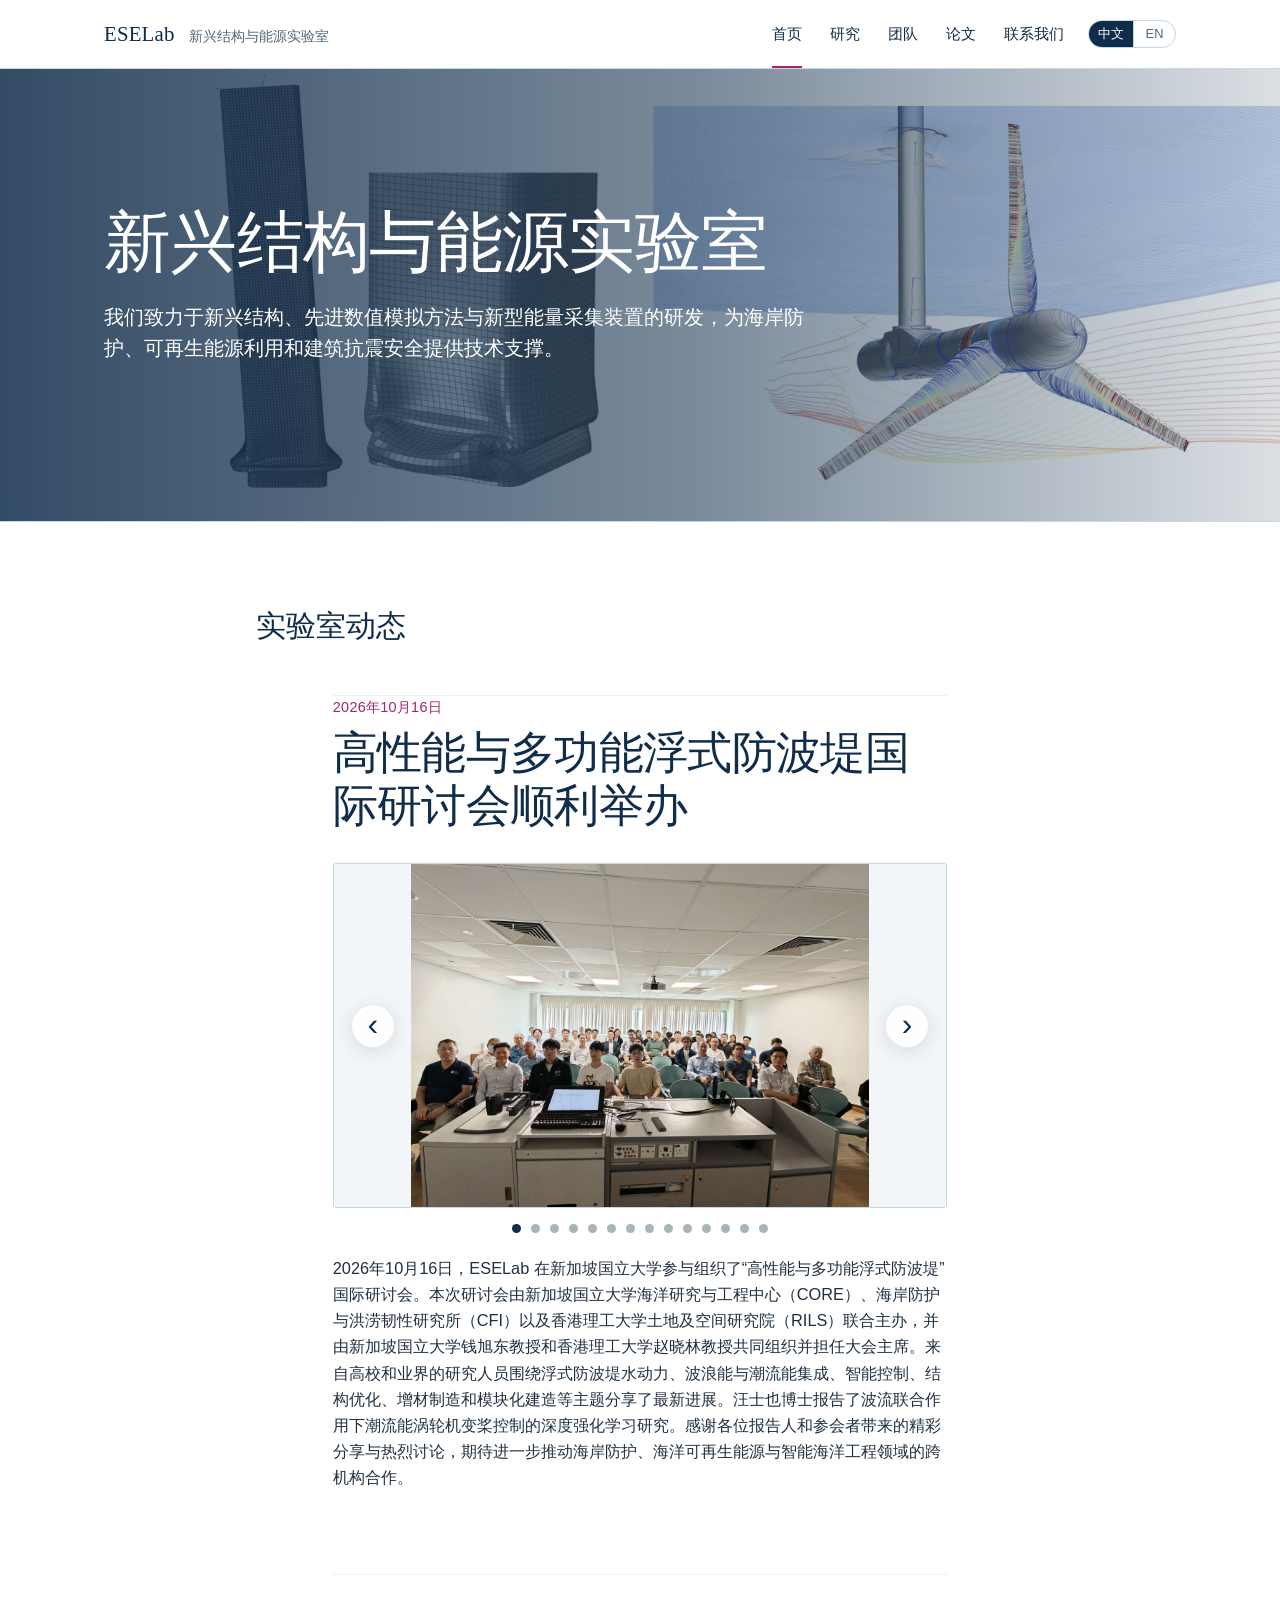
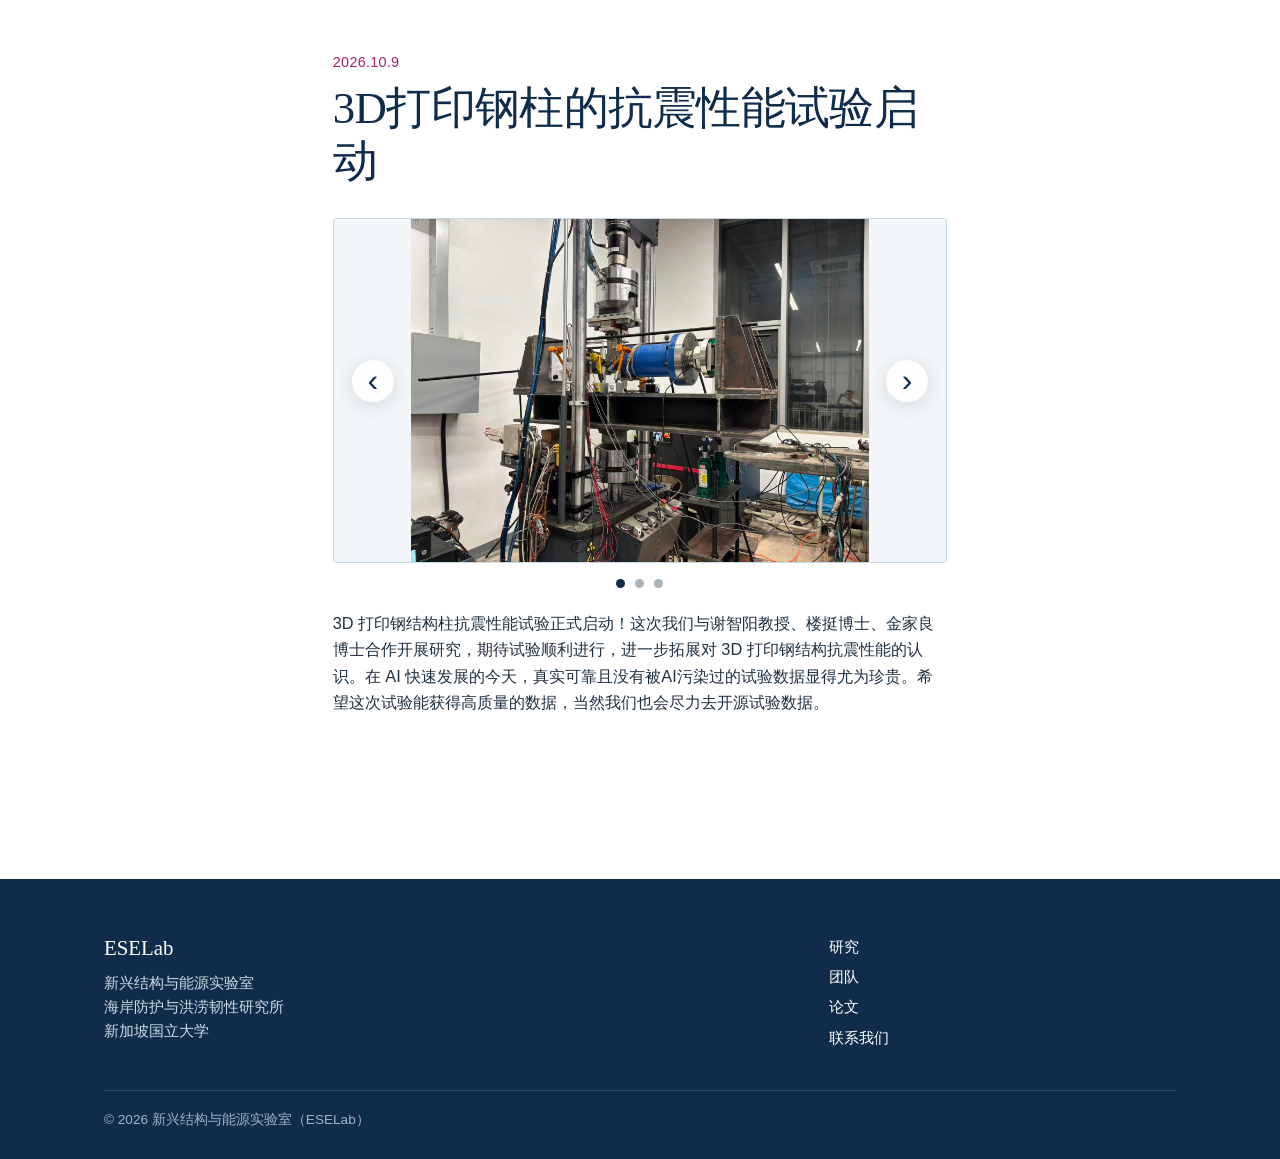
<file: index.html>
<!DOCTYPE html>
<html lang="zh-CN">
<head>
  <meta charset="utf-8">
  <meta name="viewport" content="width=device-width, initial-scale=1">
  <meta name="google-site-verification" content="wIONcDQz4S6PVe_11MOaNi0JVO7y1bTQu0x4etdkhyY">
  <title>ESELab | Emerging Structures and Energy Laboratory</title>
  <meta name="description" content="ESELab is the Emerging Structures and Energy Laboratory led by Shiye Wang at the National University of Singapore, researching earthquake engineering, steel and composite structures, ocean energy, and AI for science.">
  <meta name="robots" content="index, follow, max-image-preview:large">
  <link rel="canonical" href="https://eselab-team.github.io/">
  <meta property="og:type" content="website">
  <meta property="og:site_name" content="ESELab">
  <meta property="og:title" content="ESELab | Emerging Structures and Energy Laboratory">
  <meta property="og:description" content="Research in earthquake engineering, steel and composite structures, ocean energy, and AI for science at the National University of Singapore.">
  <meta property="og:url" content="https://eselab-team.github.io/">
  <meta property="og:image" content="https://eselab-team.github.io/images/hero.jpg">
  <meta name="twitter:card" content="summary_large_image">
  <meta name="twitter:title" content="ESELab | Emerging Structures and Energy Laboratory">
  <meta name="twitter:description" content="Research in earthquake engineering, steel and composite structures, ocean energy, and AI for science.">
  <meta name="twitter:image" content="https://eselab-team.github.io/images/hero.jpg">
  <link rel="icon" href="images/favicon.svg" type="image/svg+xml">
  <link rel="stylesheet" href="style.css?v=20261017-6">
  <script type="application/ld+json">
  {
    "@context": "https://schema.org",
    "@type": "ResearchOrganization",
    "@id": "https://eselab-team.github.io/#organization",
    "name": "Emerging Structures and Energy Laboratory",
    "alternateName": ["ESELab", "新兴结构与能源实验室"],
    "url": "https://eselab-team.github.io/",
    "logo": "https://eselab-team.github.io/images/favicon.svg",
    "image": "https://eselab-team.github.io/images/hero.jpg",
    "description": "Research laboratory working on earthquake engineering, steel and composite structures, ocean energy, and AI for science.",
    "parentOrganization": {
      "@type": "CollegeOrUniversity",
      "name": "National University of Singapore",
      "url": "https://www.nus.edu.sg/"
    },
    "member": {
      "@type": "Person",
      "@id": "https://eselab-team.github.io/people.html#shiye-wang",
      "name": "Shiye Wang",
      "alternateName": "汪士也",
      "jobTitle": "Research Fellow"
    },
    "knowsAbout": [
      "Earthquake Engineering",
      "Steel and Composite Structures",
      "Ocean Energy",
      "Artificial Intelligence for Science"
    ]
  }
  </script>
</head>
<body>
<a class="skip" href="#main">Skip to content</a>

<header class="site-header">
  <div class="wrap">
    <a class="brand" href="index.html"><span class="brand-short">ESELab</span><span class="brand-full">Emerging Structures and Energy Laboratory</span></a>
    <button class="nav-toggle" aria-expanded="false" aria-controls="site-nav">Menu</button>
    <nav id="site-nav" class="nav" aria-label="Main">
      <a href="index.html" aria-current="page">Home</a>
      <a href="research.html">Research</a>
      <a href="people.html">People</a>
      <a href="papers.html">Papers</a>
      <a href="contact.html">Contact</a>
    </nav>
  </div>
</header>

<main id="main">
  <section class="hero has-photo">
    <div class="wrap">
      <h1>Emerging Structures and Energy Laboratory</h1>
      <p class="lede">We develop emerging structures, advanced numerical simulation methods, and new devices for energy harvesting. Our work supports coastal protection, renewable energy, and the seismic safety of buildings.</p>
    </div>
  </section>

  <section id="lab-news" class="section lab-news-section" aria-label="Lab news">
    <div class="wrap lab-news-layout">
      <div class="lab-news-main">
        <h2>Lab news</h2>

        <article class="lab-news-item">
          <header class="lab-news-header">
            <time datetime="2026-10-16">16 Oct 2026</time>
            <h3>International workshop on high-performance and multi-functional floating breakwaters</h3>
          </header>

          <div class="news-carousel" data-carousel>
            <div class="news-track" data-carousel-track tabindex="0" aria-label="Floating breakwater workshop photo gallery">
              <figure class="news-slide">
                <img src="images/workshop-2026-10-16-01.jpg" alt="Group photo of workshop speakers and participants" decoding="async">
              </figure>
              <figure class="news-slide">
                <img src="images/workshop-2026-10-16-02.jpg" alt="Participants attending the floating breakwater workshop" loading="lazy" decoding="async">
              </figure>
              <figure class="news-slide">
                <img src="images/workshop-2026-10-16-03.jpg" alt="Opening session of the floating breakwater workshop" loading="lazy" decoding="async">
              </figure>
              <figure class="news-slide">
                <img src="images/workshop-2026-10-16-04.jpg" alt="Presentation on marine antibiofouling systems" loading="lazy" decoding="async">
              </figure>
              <figure class="news-slide">
                <img src="images/workshop-2026-10-16-05.jpg" alt="Research presentation during the workshop" loading="lazy" decoding="async">
              </figure>
              <figure class="news-slide">
                <img src="images/workshop-2026-10-16-06.jpg" alt="Invited speaker presenting at the workshop" loading="lazy" decoding="async">
              </figure>
              <figure class="news-slide">
                <img src="images/workshop-2026-10-16-07.jpg" alt="Presentation on offshore floating wave energy converters" loading="lazy" decoding="async">
              </figure>
              <figure class="news-slide">
                <img src="images/workshop-2026-10-16-08.jpg" alt="Presentation on floating breakwater modelling and optimization" loading="lazy" decoding="async">
              </figure>
              <figure class="news-slide">
                <img src="images/workshop-2026-10-16-09.jpg" alt="Presentation on stepped floating breakwaters" loading="lazy" decoding="async">
              </figure>
              <figure class="news-slide">
                <img src="images/workshop-2026-10-16-10.jpg" alt="Presentation on additive manufacturing for marine structures" loading="lazy" decoding="async">
              </figure>
              <figure class="news-slide">
                <img src="images/workshop-2026-10-16-11.jpg" alt="Presentation on structural systems for floating infrastructure" loading="lazy" decoding="async">
              </figure>
              <figure class="news-slide">
                <img src="images/workshop-2026-10-16-12.jpg" alt="Presentation on hydrodynamic performance using porous media" loading="lazy" decoding="async">
              </figure>
              <figure class="news-slide">
                <img src="images/workshop-2026-10-16-13.jpg" alt="Workshop speakers discussing their research" loading="lazy" decoding="async">
              </figure>
              <figure class="news-slide">
                <img src="images/workshop-2026-10-16-14.jpg" alt="Presentation on modular construction of floating breakwaters" loading="lazy" decoding="async">
              </figure>
            </div>
            <button class="carousel-button carousel-prev" type="button" data-carousel-prev aria-label="Previous image">
              <span aria-hidden="true">‹</span>
            </button>
            <button class="carousel-button carousel-next" type="button" data-carousel-next aria-label="Next image">
              <span aria-hidden="true">›</span>
            </button>
            <div class="carousel-dots" aria-label="Choose an image">
              <button type="button" data-carousel-dot="0" aria-label="View image 1" aria-current="true"></button>
              <button type="button" data-carousel-dot="1" aria-label="View image 2"></button>
              <button type="button" data-carousel-dot="2" aria-label="View image 3"></button>
              <button type="button" data-carousel-dot="3" aria-label="View image 4"></button>
              <button type="button" data-carousel-dot="4" aria-label="View image 5"></button>
              <button type="button" data-carousel-dot="5" aria-label="View image 6"></button>
              <button type="button" data-carousel-dot="6" aria-label="View image 7"></button>
              <button type="button" data-carousel-dot="7" aria-label="View image 8"></button>
              <button type="button" data-carousel-dot="8" aria-label="View image 9"></button>
              <button type="button" data-carousel-dot="9" aria-label="View image 10"></button>
              <button type="button" data-carousel-dot="10" aria-label="View image 11"></button>
              <button type="button" data-carousel-dot="11" aria-label="View image 12"></button>
              <button type="button" data-carousel-dot="12" aria-label="View image 13"></button>
              <button type="button" data-carousel-dot="13" aria-label="View image 14"></button>
            </div>
          </div>

          <div class="lab-news-copy">
            <p>On 16 October 2026, ESELab helped organize the International Workshop on High-Performance and Multi-functional Floating Breakwaters at the National University of Singapore. The workshop was co-organized by CORE and CFI at NUS together with RILS at The Hong Kong Polytechnic University, and was jointly organized and co-chaired by Professor Xudong Qian of NUS and Professor Xiaolin Zhao of HK PolyU. Researchers and practitioners shared recent advances in floating-breakwater hydrodynamics, wave and tidal energy integration, intelligent control, structural optimization, additive manufacturing, and modular construction. Shiye Wang presented research on deep reinforcement learning for tidal turbine pitch control under combined wave-current loading. We thank all speakers and participants for the insightful presentations and lively discussions, and look forward to further cross-institutional collaboration in coastal protection, offshore renewable energy, and intelligent marine engineering.</p>
          </div>
        </article>

        <article class="lab-news-item">
          <header class="lab-news-header">
            <time datetime="2026-10-09">9 Oct 2026</time>
            <h3>Seismic performance testing of 3D-printed steel columns begins</h3>
          </header>

          <div class="news-carousel" data-carousel>
            <div class="news-track" data-carousel-track tabindex="0" aria-label="3D-printed steel column test gallery">
              <figure class="news-slide">
                <img src="images/news-3d-print-test-rig.jpg" alt="Test setup for the seismic performance experiment">
              </figure>
              <figure class="news-slide">
                <img src="images/news-3d-print-columns.png" alt="Two 3D-printed rectangular steel column specimens">
              </figure>
              <figure class="news-slide">
                <img src="images/news-3d-print-weld.png" alt="Close-up view of the 3D-printing process">
              </figure>
            </div>
            <button class="carousel-button carousel-prev" type="button" data-carousel-prev aria-label="Previous image">
              <span aria-hidden="true">‹</span>
            </button>
            <button class="carousel-button carousel-next" type="button" data-carousel-next aria-label="Next image">
              <span aria-hidden="true">›</span>
            </button>
            <div class="carousel-dots" aria-label="Choose an image">
              <button type="button" data-carousel-dot="0" aria-label="View image 1" aria-current="true"></button>
              <button type="button" data-carousel-dot="1" aria-label="View image 2"></button>
              <button type="button" data-carousel-dot="2" aria-label="View image 3"></button>
            </div>
          </div>

          <div class="lab-news-copy">
            <p>Seismic performance testing of 3D-printed structural steel columns has officially begun! This research is being conducted in collaboration with Professor Zhiyang Xie, Dr. Ting Lou, and Dr. Jialiang Jin. We look forward to a smooth test program that will deepen our understanding of the seismic performance of 3D-printed steel structures. As AI develops rapidly, reliable experimental data uncontaminated by AI are becoming especially valuable. We hope this program will produce high-quality data, and we will do our best to make the experimental data openly available.</p>
          </div>
        </article>

        <nav class="news-pagination" data-news-pagination aria-label="Lab news pagination" hidden>
          <button type="button" data-news-prev>Previous page</button>
          <span data-news-page-status aria-live="polite"></span>
          <button type="button" data-news-next>Next page</button>
        </nav>
      </div>
    </div>
  </section>
</main>

<footer class="site-footer">
  <div class="wrap footer-grid">
    <div>
      <a class="brand" href="index.html">ESELab</a>
      <p>Emerging Structures and Energy Laboratory<br>Coastal Protection and Flood Resilience Institute<br>National University of Singapore</p>
    </div>
    <nav class="footer-nav" aria-label="Footer">
      <a href="research.html">Research</a>
      <a href="people.html">People</a>
      <a href="papers.html">Papers</a>
      <a href="contact.html">Contact</a>
    </nav>
  </div>
  <div class="wrap"><p class="copyright">© 2026 Emerging Structures and Energy Laboratory (ESELab)</p></div>
</footer>

<script src="script.js?v=20261017-3"></script>
</body>
</html>
</file>
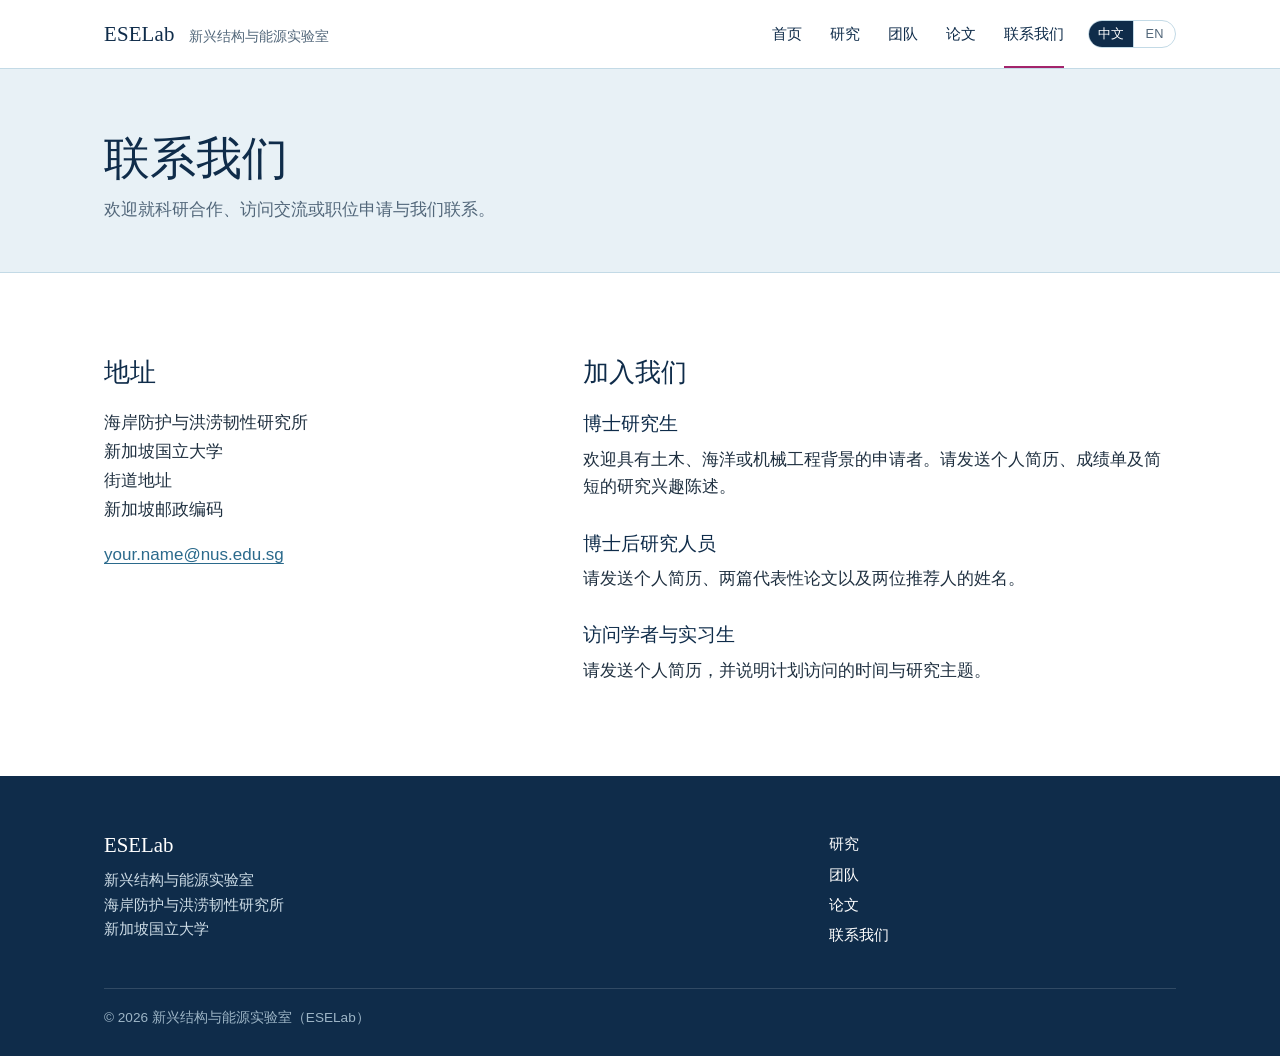
<file: contact.html>
<!DOCTYPE html>
<html lang="zh-CN">
<head>
  <meta charset="utf-8">
  <meta name="viewport" content="width=device-width, initial-scale=1">
  <title>Contact | ESELab</title>
  <meta name="description" content="Contact the Emerging Structures and Energy Laboratory (ESELab) at the National University of Singapore for research collaboration and academic enquiries.">
  <meta name="robots" content="index, follow, max-image-preview:large">
  <link rel="canonical" href="https://eselab-team.github.io/contact.html">
  <meta property="og:type" content="website">
  <meta property="og:site_name" content="ESELab">
  <meta property="og:title" content="Contact | ESELab">
  <meta property="og:description" content="Contact ESELab at the National University of Singapore for research collaboration and academic enquiries.">
  <meta property="og:url" content="https://eselab-team.github.io/contact.html">
  <meta property="og:image" content="https://eselab-team.github.io/images/hero.jpg">
  <meta name="twitter:card" content="summary_large_image">
  <link rel="icon" href="images/favicon.svg" type="image/svg+xml">
  <link rel="stylesheet" href="style.css?v=20261010-3">
</head>
<body>
<a class="skip" href="#main">Skip to content</a>

<header class="site-header">
  <div class="wrap">
    <a class="brand" href="index.html"><span class="brand-short">ESELab</span><span class="brand-full">Emerging Structures and Energy Laboratory</span></a>
    <button class="nav-toggle" aria-expanded="false" aria-controls="site-nav">Menu</button>
    <nav id="site-nav" class="nav" aria-label="Main">
      <a href="index.html">Home</a>
      <a href="research.html">Research</a>
      <a href="people.html">People</a>
      <a href="papers.html">Papers</a>
      <a href="contact.html" aria-current="page">Contact</a>
    </nav>
  </div>
</header>

<main id="main">
  <section class="page-head">
    <div class="wrap">
      <h1>Contact</h1>
      <p>Get in touch about collaboration, visits, or open positions.</p>
    </div>
  </section>

  <section class="section">
    <div class="wrap contact-grid">
      <div>
        <h2>Address</h2>
        <!-- 【改这里】地址和邮箱 -->
        <address>
          Coastal Protection and Flood Resilience Institute<br>
          National University of Singapore<br>
          Street address<br>
          Singapore postal code
        </address>
        <p><a href="mailto:your.name@nus.edu.sg">your.name@nus.edu.sg</a></p>
      </div>

      <div>
        <h2>Join the lab</h2>
        <h3>PhD students</h3>
        <p>We welcome applicants with a background in civil, ocean, or mechanical engineering. Send your CV, transcripts, and a short statement of your research interests.</p>
        <h3>Postdoctoral researchers</h3>
        <p>Send your CV, two representative papers, and the names of two referees.</p>
        <h3>Visiting researchers and interns</h3>
        <p>Send your CV with the dates and topic of your proposed visit.</p>
      </div>
    </div>
  </section>
</main>

<footer class="site-footer">
  <div class="wrap footer-grid">
    <div>
      <a class="brand" href="index.html">ESELab</a>
      <p>Emerging Structures and Energy Laboratory<br>Coastal Protection and Flood Resilience Institute<br>National University of Singapore</p>
    </div>
    <nav class="footer-nav" aria-label="Footer">
      <a href="research.html">Research</a>
      <a href="people.html">People</a>
      <a href="papers.html">Papers</a>
      <a href="contact.html">Contact</a>
    </nav>
  </div>
  <div class="wrap"><p class="copyright">© 2026 Emerging Structures and Energy Laboratory (ESELab)</p></div>
</footer>

<script src="script.js?v=20261010-2"></script>
</body>
</html>
</file>
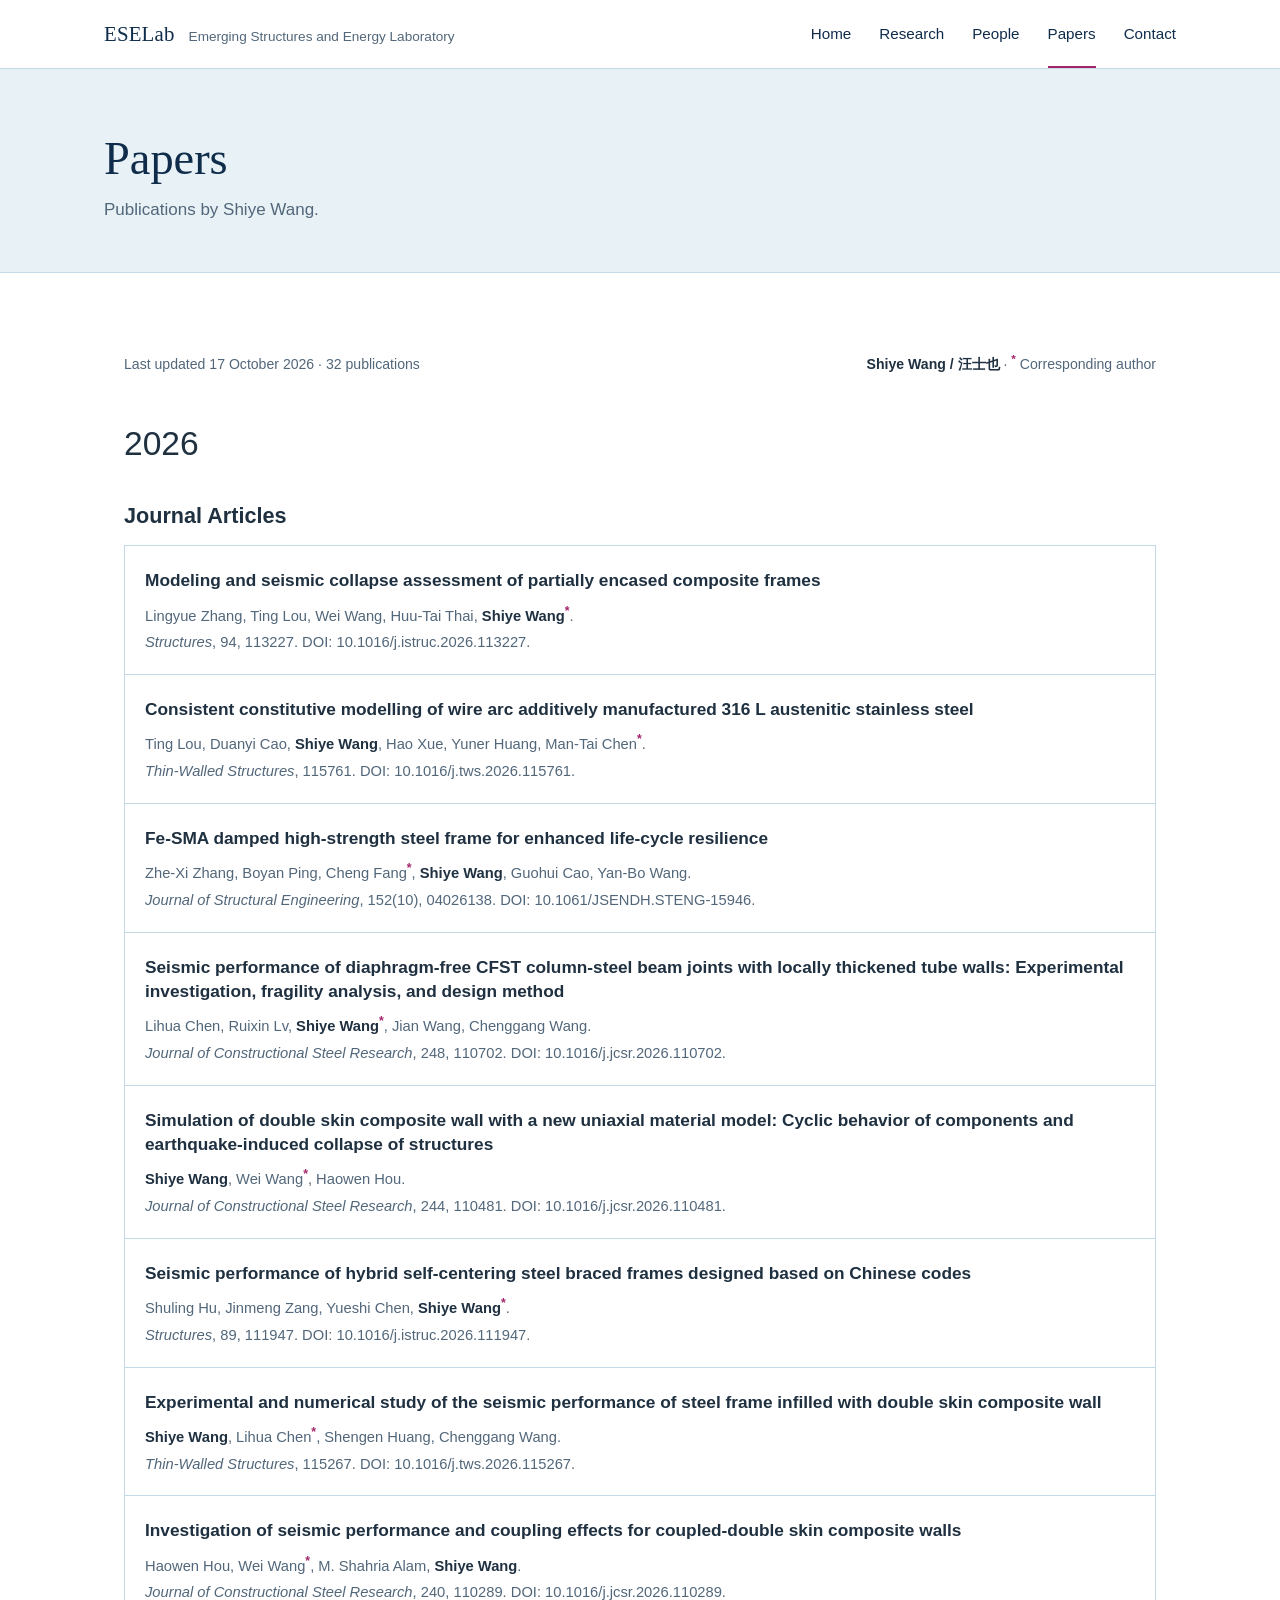
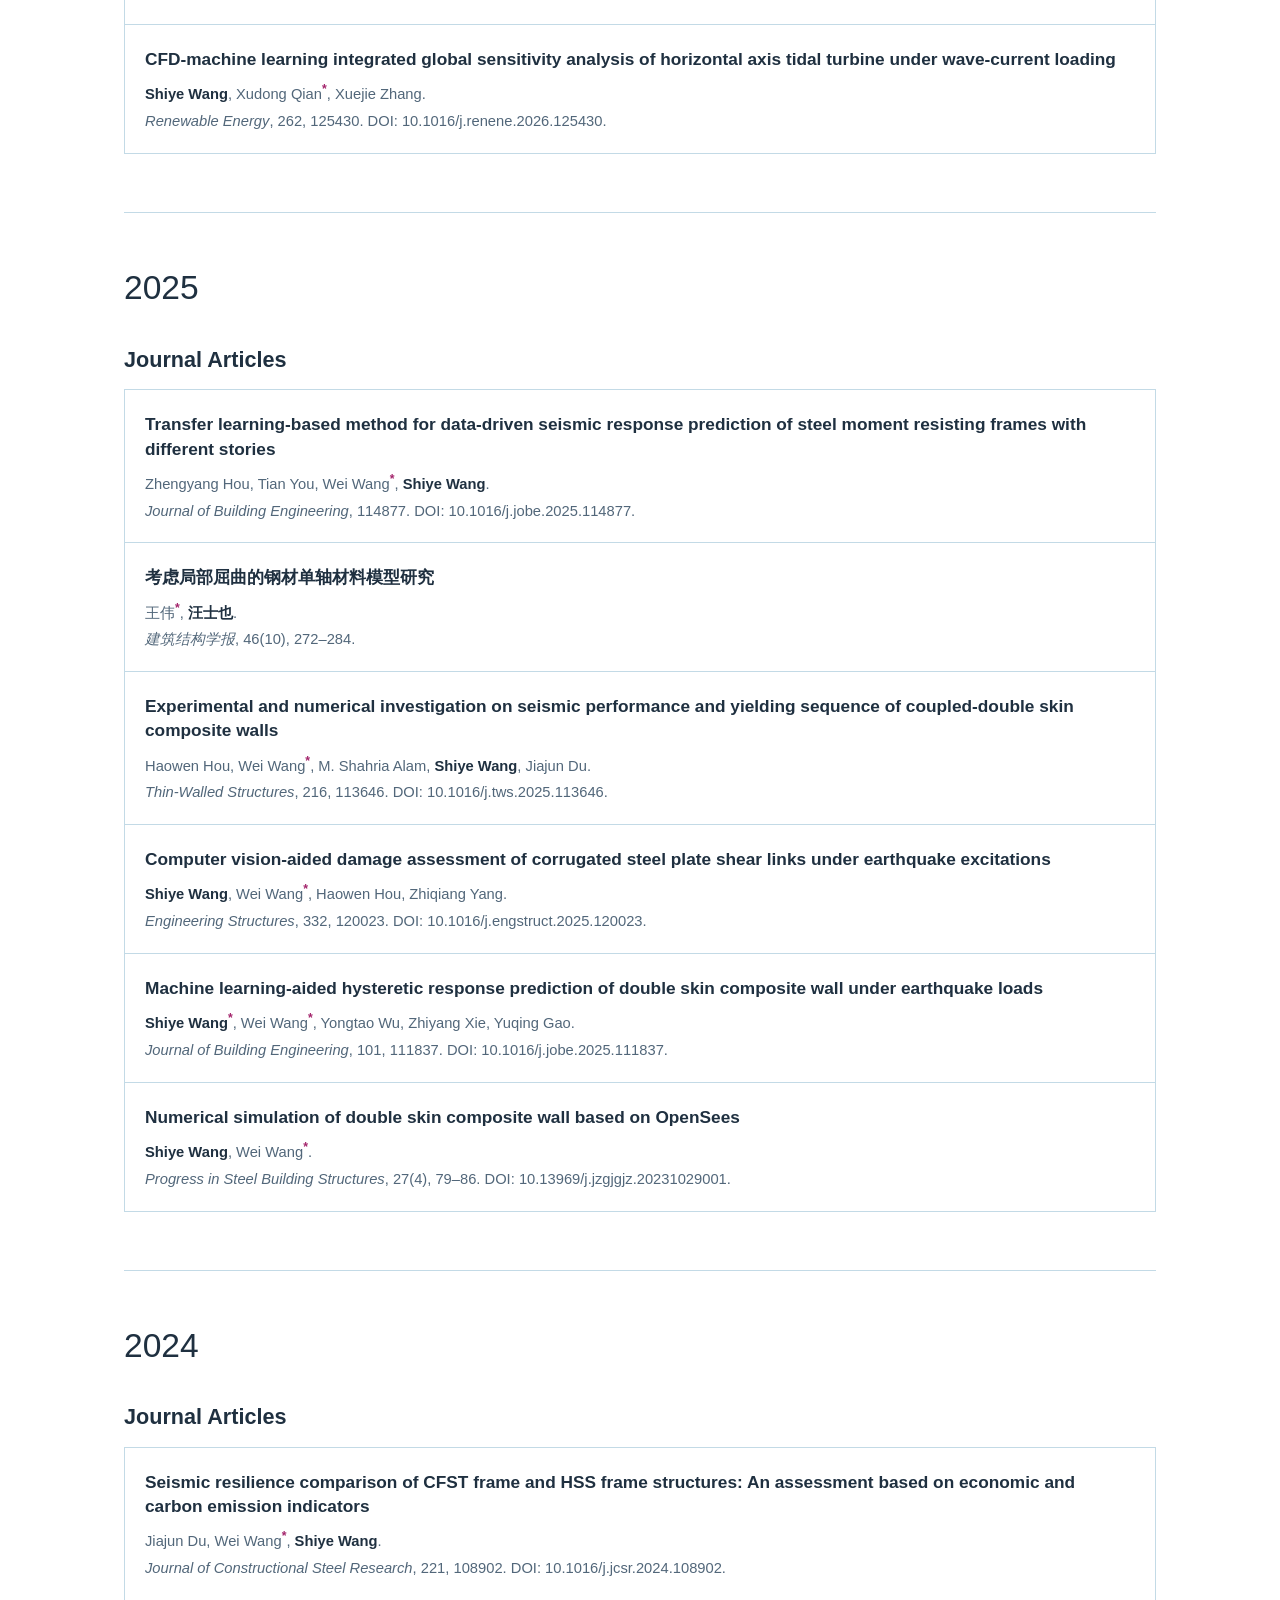
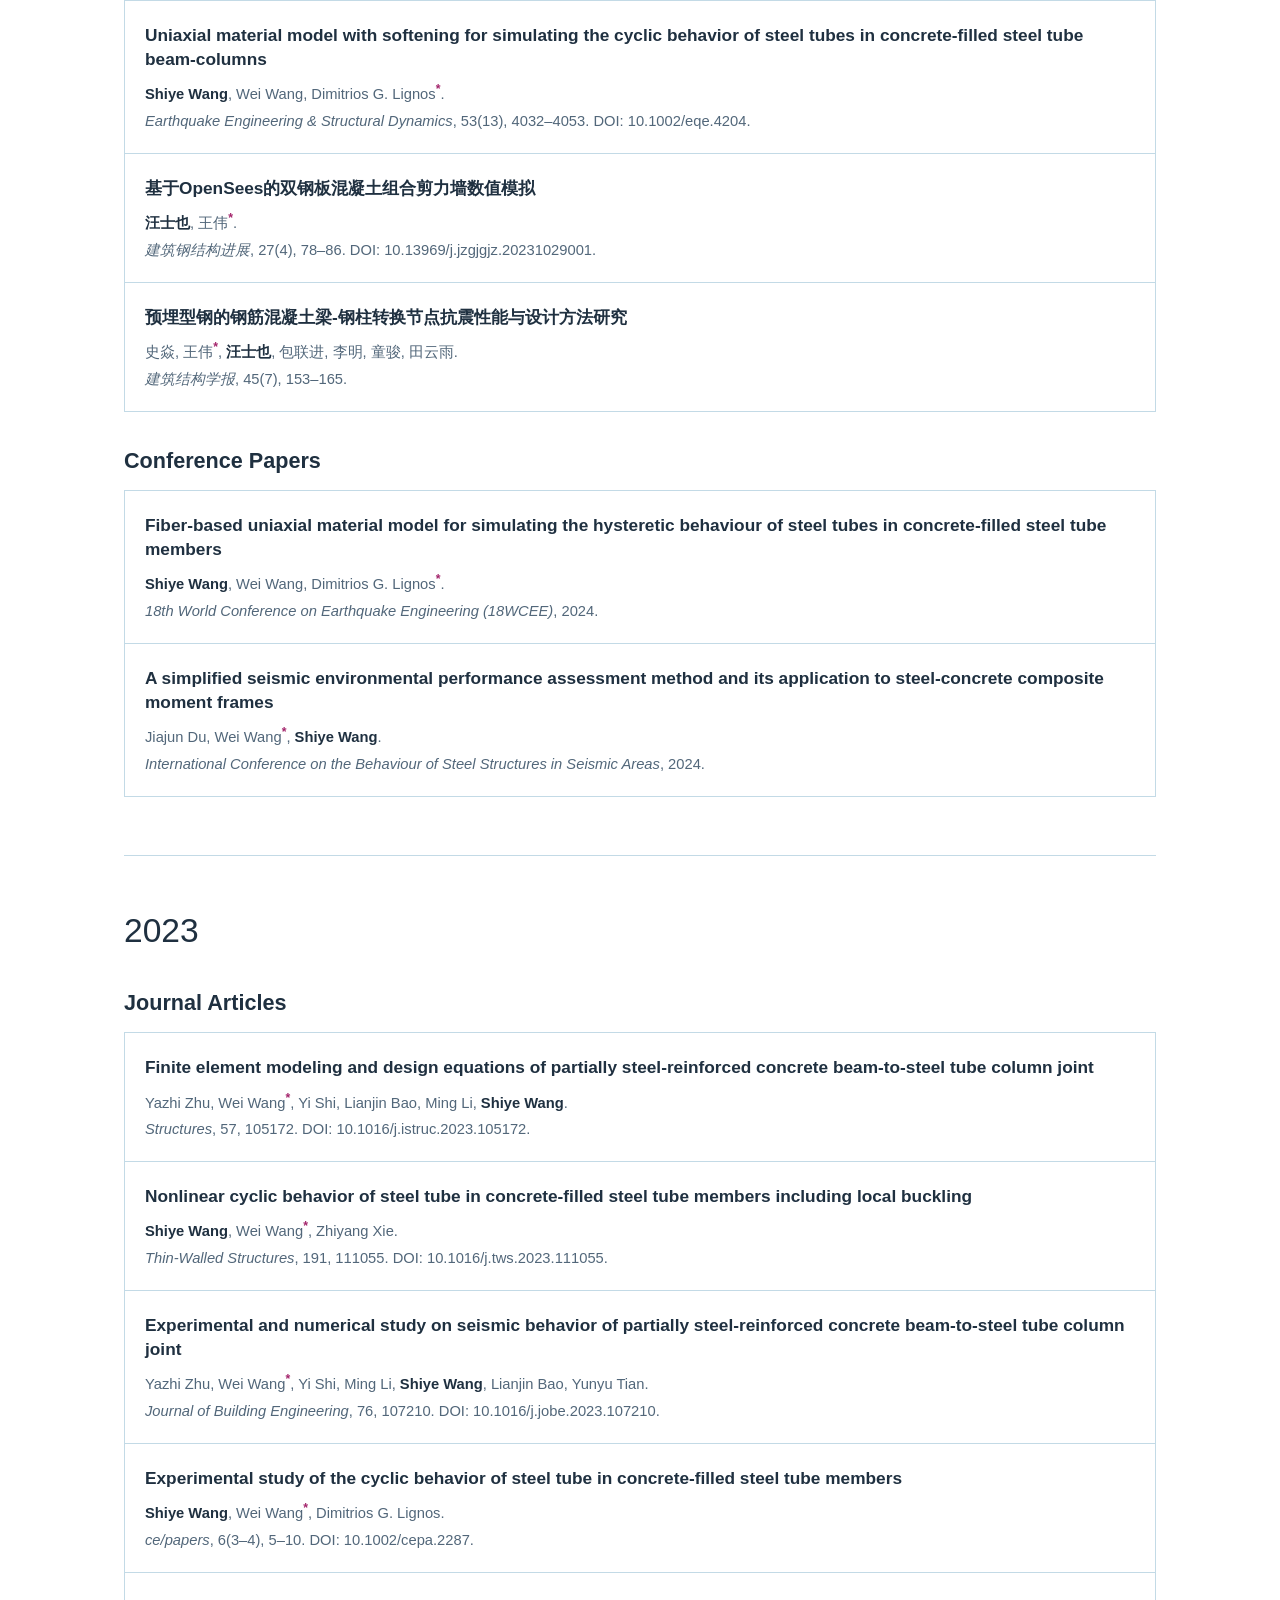
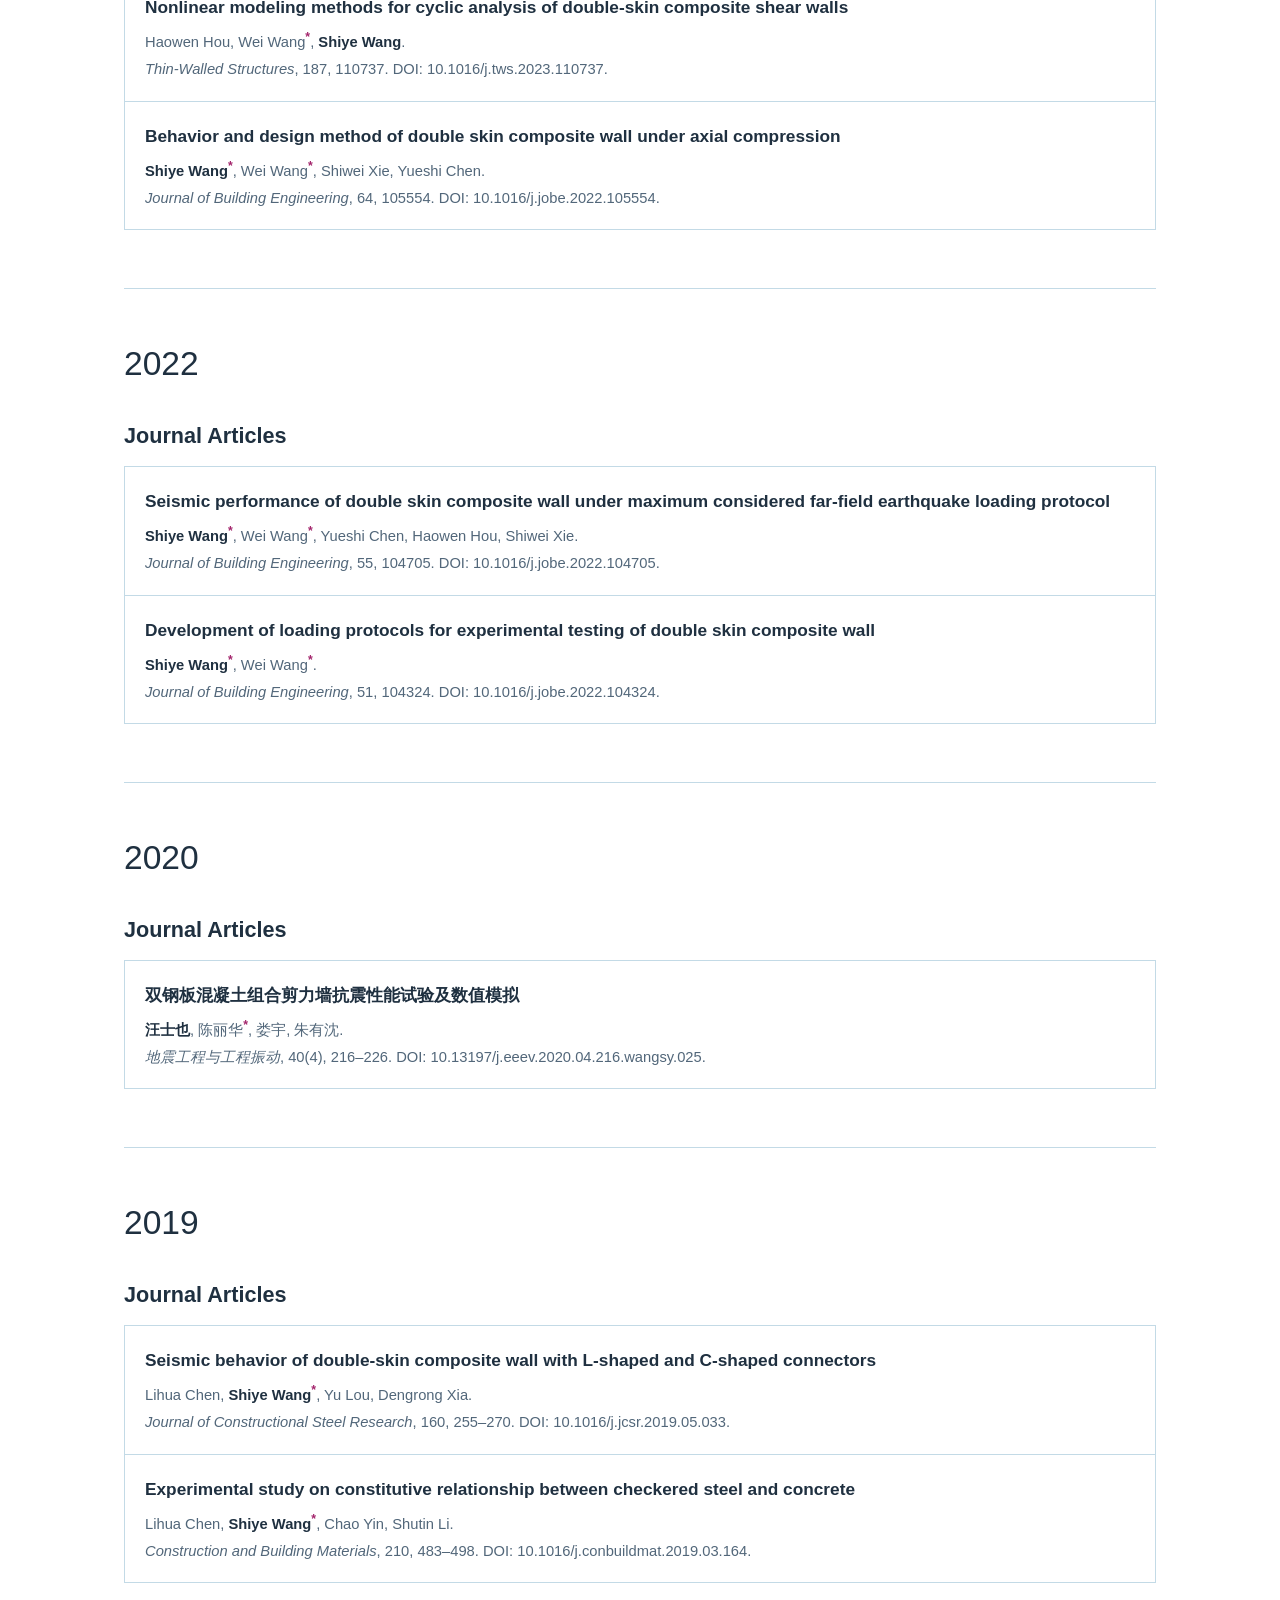
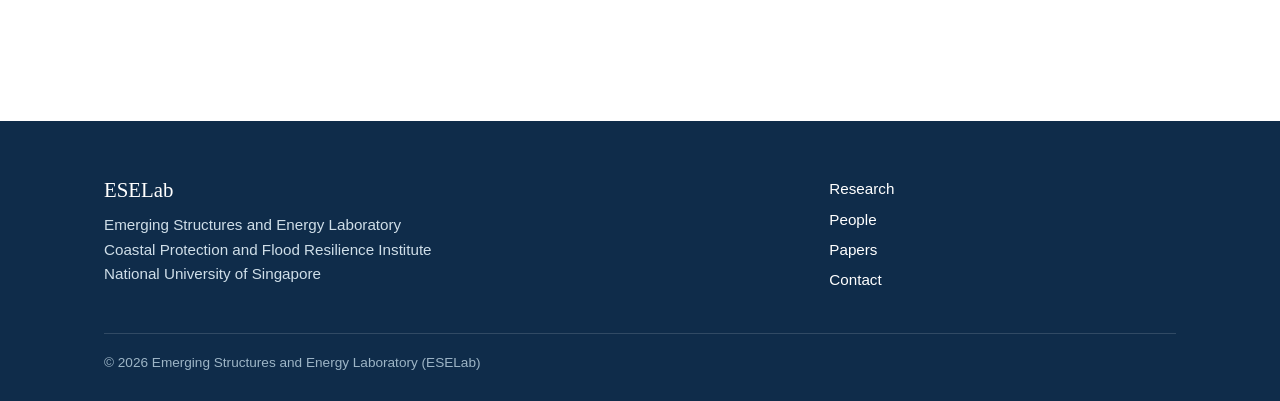
<file: papers.html>
<!DOCTYPE html>
<html lang="en">
<head>
  <meta charset="utf-8">
  <meta name="viewport" content="width=device-width, initial-scale=1">
  <title>Papers | ESELab</title>
  <meta name="description" content="Complete publication list of Shiye Wang and ESELab, covering earthquake engineering, steel and composite structures, ocean energy, and AI for science.">
  <meta name="robots" content="index, follow, max-image-preview:large">
  <link rel="canonical" href="https://eselab-team.github.io/papers.html">
  <meta property="og:type" content="website">
  <meta property="og:site_name" content="ESELab">
  <meta property="og:title" content="Papers | ESELab">
  <meta property="og:description" content="Complete publication list of Shiye Wang and ESELab in structural engineering, earthquake resilience, marine structures, ocean energy, and AI for science.">
  <meta property="og:url" content="https://eselab-team.github.io/papers.html">
  <meta property="og:image" content="https://eselab-team.github.io/images/hero.jpg">
  <meta name="twitter:card" content="summary_large_image">
  <link rel="icon" href="images/favicon.svg" type="image/svg+xml">
  <link rel="stylesheet" href="style.css?v=20261017-8">
</head>
<body data-fixed-language="en">
<a class="skip" href="#main">Skip to content</a>

<header class="site-header">
  <div class="wrap">
    <a class="brand" href="index.html"><span class="brand-short">ESELab</span><span class="brand-full">Emerging Structures and Energy Laboratory</span></a>
    <button class="nav-toggle" aria-expanded="false" aria-controls="site-nav">Menu</button>
    <nav id="site-nav" class="nav" aria-label="Main">
      <a href="index.html">Home</a>
      <a href="research.html">Research</a>
      <a href="people.html">People</a>
      <a href="papers.html" aria-current="page">Papers</a>
      <a href="contact.html">Contact</a>
    </nav>
  </div>
</header>

<main id="main">
  <section class="page-head">
    <div class="wrap">
      <h1>Papers</h1>
      <p>Publications by Shiye Wang.</p>
    </div>
  </section>

  <section class="section">
    <div class="wrap publications-wrap">
      <div class="publications-note">
        <span>Last updated 17 October 2026 · 32 publications</span>
        <span><strong>Shiye Wang / 汪士也</strong> · <sup>*</sup> Corresponding author</span>
      </div>

      <section class="pub-year">
        <h2>2026</h2>
        <h3>Journal Articles</h3>
        <ul class="pubs">
          <li>
            <h4 class="pub-title">Modeling and seismic collapse assessment of partially encased composite frames</h4>
            <p class="pub-authors">Lingyue Zhang, Ting Lou, Wei Wang, Huu-Tai Thai, <strong>Shiye Wang</strong><sup>*</sup>.</p>
            <p class="pub-journal"><em>Structures</em>, 94, 113227. DOI: 10.1016/j.istruc.2026.113227.</p>
          </li>
          <li>
            <h4 class="pub-title">Consistent constitutive modelling of wire arc additively manufactured 316 L austenitic stainless steel</h4>
            <p class="pub-authors">Ting Lou, Duanyi Cao, <strong>Shiye Wang</strong>, Hao Xue, Yuner Huang, Man-Tai Chen<sup>*</sup>.</p>
            <p class="pub-journal"><em>Thin-Walled Structures</em>, 115761. DOI: 10.1016/j.tws.2026.115761.</p>
          </li>
          <li>
            <h4 class="pub-title">Fe-SMA damped high-strength steel frame for enhanced life-cycle resilience</h4>
            <p class="pub-authors">Zhe-Xi Zhang, Boyan Ping, Cheng Fang<sup>*</sup>, <strong>Shiye Wang</strong>, Guohui Cao, Yan-Bo Wang.</p>
            <p class="pub-journal"><em>Journal of Structural Engineering</em>, 152(10), 04026138. DOI: 10.1061/JSENDH.STENG-15946.</p>
          </li>
          <li>
            <h4 class="pub-title">Seismic performance of diaphragm-free CFST column-steel beam joints with locally thickened tube walls: Experimental investigation, fragility analysis, and design method</h4>
            <p class="pub-authors">Lihua Chen, Ruixin Lv, <strong>Shiye Wang</strong><sup>*</sup>, Jian Wang, Chenggang Wang.</p>
            <p class="pub-journal"><em>Journal of Constructional Steel Research</em>, 248, 110702. DOI: 10.1016/j.jcsr.2026.110702.</p>
          </li>
          <li>
            <h4 class="pub-title">Simulation of double skin composite wall with a new uniaxial material model: Cyclic behavior of components and earthquake-induced collapse of structures</h4>
            <p class="pub-authors"><strong>Shiye Wang</strong>, Wei Wang<sup>*</sup>, Haowen Hou.</p>
            <p class="pub-journal"><em>Journal of Constructional Steel Research</em>, 244, 110481. DOI: 10.1016/j.jcsr.2026.110481.</p>
          </li>
          <li>
            <h4 class="pub-title">Seismic performance of hybrid self-centering steel braced frames designed based on Chinese codes</h4>
            <p class="pub-authors">Shuling Hu, Jinmeng Zang, Yueshi Chen, <strong>Shiye Wang</strong><sup>*</sup>.</p>
            <p class="pub-journal"><em>Structures</em>, 89, 111947. DOI: 10.1016/j.istruc.2026.111947.</p>
          </li>
          <li>
            <h4 class="pub-title">Experimental and numerical study of the seismic performance of steel frame infilled with double skin composite wall</h4>
            <p class="pub-authors"><strong>Shiye Wang</strong>, Lihua Chen<sup>*</sup>, Shengen Huang, Chenggang Wang.</p>
            <p class="pub-journal"><em>Thin-Walled Structures</em>, 115267. DOI: 10.1016/j.tws.2026.115267.</p>
          </li>
          <li>
            <h4 class="pub-title">Investigation of seismic performance and coupling effects for coupled-double skin composite walls</h4>
            <p class="pub-authors">Haowen Hou, Wei Wang<sup>*</sup>, M. Shahria Alam, <strong>Shiye Wang</strong>.</p>
            <p class="pub-journal"><em>Journal of Constructional Steel Research</em>, 240, 110289. DOI: 10.1016/j.jcsr.2026.110289.</p>
          </li>
          <li>
            <h4 class="pub-title">CFD-machine learning integrated global sensitivity analysis of horizontal axis tidal turbine under wave-current loading</h4>
            <p class="pub-authors"><strong>Shiye Wang</strong>, Xudong Qian<sup>*</sup>, Xuejie Zhang.</p>
            <p class="pub-journal"><em>Renewable Energy</em>, 262, 125430. DOI: 10.1016/j.renene.2026.125430.</p>
          </li>
        </ul>
      </section>

      <section class="pub-year">
        <h2>2025</h2>
        <h3>Journal Articles</h3>
        <ul class="pubs">
          <li>
            <h4 class="pub-title">Transfer learning-based method for data-driven seismic response prediction of steel moment resisting frames with different stories</h4>
            <p class="pub-authors">Zhengyang Hou, Tian You, Wei Wang<sup>*</sup>, <strong>Shiye Wang</strong>.</p>
            <p class="pub-journal"><em>Journal of Building Engineering</em>, 114877. DOI: 10.1016/j.jobe.2025.114877.</p>
          </li>
          <li>
            <h4 class="pub-title">考虑局部屈曲的钢材单轴材料模型研究</h4>
            <p class="pub-authors">王伟<sup>*</sup>, <strong>汪士也</strong>.</p>
            <p class="pub-journal"><em>建筑结构学报</em>, 46(10), 272–284.</p>
          </li>
          <li>
            <h4 class="pub-title">Experimental and numerical investigation on seismic performance and yielding sequence of coupled-double skin composite walls</h4>
            <p class="pub-authors">Haowen Hou, Wei Wang<sup>*</sup>, M. Shahria Alam, <strong>Shiye Wang</strong>, Jiajun Du.</p>
            <p class="pub-journal"><em>Thin-Walled Structures</em>, 216, 113646. DOI: 10.1016/j.tws.2025.113646.</p>
          </li>
          <li>
            <h4 class="pub-title">Computer vision-aided damage assessment of corrugated steel plate shear links under earthquake excitations</h4>
            <p class="pub-authors"><strong>Shiye Wang</strong>, Wei Wang<sup>*</sup>, Haowen Hou, Zhiqiang Yang.</p>
            <p class="pub-journal"><em>Engineering Structures</em>, 332, 120023. DOI: 10.1016/j.engstruct.2025.120023.</p>
          </li>
          <li>
            <h4 class="pub-title">Machine learning-aided hysteretic response prediction of double skin composite wall under earthquake loads</h4>
            <p class="pub-authors"><strong>Shiye Wang</strong><sup>*</sup>, Wei Wang<sup>*</sup>, Yongtao Wu, Zhiyang Xie, Yuqing Gao.</p>
            <p class="pub-journal"><em>Journal of Building Engineering</em>, 101, 111837. DOI: 10.1016/j.jobe.2025.111837.</p>
          </li>
          <li>
            <h4 class="pub-title">Numerical simulation of double skin composite wall based on OpenSees</h4>
            <p class="pub-authors"><strong>Shiye Wang</strong>, Wei Wang<sup>*</sup>.</p>
            <p class="pub-journal"><em>Progress in Steel Building Structures</em>, 27(4), 79–86. DOI: 10.13969/j.jzgjgjz.20231029001.</p>
          </li>
        </ul>
      </section>

      <section class="pub-year">
        <h2>2024</h2>
        <h3>Journal Articles</h3>
        <ul class="pubs">
          <li>
            <h4 class="pub-title">Seismic resilience comparison of CFST frame and HSS frame structures: An assessment based on economic and carbon emission indicators</h4>
            <p class="pub-authors">Jiajun Du, Wei Wang<sup>*</sup>, <strong>Shiye Wang</strong>.</p>
            <p class="pub-journal"><em>Journal of Constructional Steel Research</em>, 221, 108902. DOI: 10.1016/j.jcsr.2024.108902.</p>
          </li>
          <li>
            <h4 class="pub-title">Uniaxial material model with softening for simulating the cyclic behavior of steel tubes in concrete-filled steel tube beam-columns</h4>
            <p class="pub-authors"><strong>Shiye Wang</strong>, Wei Wang, Dimitrios G. Lignos<sup>*</sup>.</p>
            <p class="pub-journal"><em>Earthquake Engineering &amp; Structural Dynamics</em>, 53(13), 4032–4053. DOI: 10.1002/eqe.4204.</p>
          </li>
          <li>
            <h4 class="pub-title">基于OpenSees的双钢板混凝土组合剪力墙数值模拟</h4>
            <p class="pub-authors"><strong>汪士也</strong>, 王伟<sup>*</sup>.</p>
            <p class="pub-journal"><em>建筑钢结构进展</em>, 27(4), 78–86. DOI: 10.13969/j.jzgjgjz.20231029001.</p>
          </li>
          <li>
            <h4 class="pub-title">预埋型钢的钢筋混凝土梁-钢柱转换节点抗震性能与设计方法研究</h4>
            <p class="pub-authors">史焱, 王伟<sup>*</sup>, <strong>汪士也</strong>, 包联进, 李明, 童骏, 田云雨.</p>
            <p class="pub-journal"><em>建筑结构学报</em>, 45(7), 153–165.</p>
          </li>
        </ul>
        <h3 class="publication-type">Conference Papers</h3>
        <ul class="pubs">
          <li>
            <h4 class="pub-title">Fiber-based uniaxial material model for simulating the hysteretic behaviour of steel tubes in concrete-filled steel tube members</h4>
            <p class="pub-authors"><strong>Shiye Wang</strong>, Wei Wang, Dimitrios G. Lignos<sup>*</sup>.</p>
            <p class="pub-journal"><em>18th World Conference on Earthquake Engineering (18WCEE)</em>, 2024.</p>
          </li>
          <li>
            <h4 class="pub-title">A simplified seismic environmental performance assessment method and its application to steel-concrete composite moment frames</h4>
            <p class="pub-authors">Jiajun Du, Wei Wang<sup>*</sup>, <strong>Shiye Wang</strong>.</p>
            <p class="pub-journal"><em>International Conference on the Behaviour of Steel Structures in Seismic Areas</em>, 2024.</p>
          </li>
        </ul>
      </section>

      <section class="pub-year">
        <h2>2023</h2>
        <h3>Journal Articles</h3>
        <ul class="pubs">
          <li>
            <h4 class="pub-title">Finite element modeling and design equations of partially steel-reinforced concrete beam-to-steel tube column joint</h4>
            <p class="pub-authors">Yazhi Zhu, Wei Wang<sup>*</sup>, Yi Shi, Lianjin Bao, Ming Li, <strong>Shiye Wang</strong>.</p>
            <p class="pub-journal"><em>Structures</em>, 57, 105172. DOI: 10.1016/j.istruc.2023.105172.</p>
          </li>
          <li>
            <h4 class="pub-title">Nonlinear cyclic behavior of steel tube in concrete-filled steel tube members including local buckling</h4>
            <p class="pub-authors"><strong>Shiye Wang</strong>, Wei Wang<sup>*</sup>, Zhiyang Xie.</p>
            <p class="pub-journal"><em>Thin-Walled Structures</em>, 191, 111055. DOI: 10.1016/j.tws.2023.111055.</p>
          </li>
          <li>
            <h4 class="pub-title">Experimental and numerical study on seismic behavior of partially steel-reinforced concrete beam-to-steel tube column joint</h4>
            <p class="pub-authors">Yazhi Zhu, Wei Wang<sup>*</sup>, Yi Shi, Ming Li, <strong>Shiye Wang</strong>, Lianjin Bao, Yunyu Tian.</p>
            <p class="pub-journal"><em>Journal of Building Engineering</em>, 76, 107210. DOI: 10.1016/j.jobe.2023.107210.</p>
          </li>
          <li>
            <h4 class="pub-title">Experimental study of the cyclic behavior of steel tube in concrete-filled steel tube members</h4>
            <p class="pub-authors"><strong>Shiye Wang</strong>, Wei Wang<sup>*</sup>, Dimitrios G. Lignos.</p>
            <p class="pub-journal"><em>ce/papers</em>, 6(3–4), 5–10. DOI: 10.1002/cepa.2287.</p>
          </li>
          <li>
            <h4 class="pub-title">Nonlinear modeling methods for cyclic analysis of double-skin composite shear walls</h4>
            <p class="pub-authors">Haowen Hou, Wei Wang<sup>*</sup>, <strong>Shiye Wang</strong>.</p>
            <p class="pub-journal"><em>Thin-Walled Structures</em>, 187, 110737. DOI: 10.1016/j.tws.2023.110737.</p>
          </li>
          <li>
            <h4 class="pub-title">Behavior and design method of double skin composite wall under axial compression</h4>
            <p class="pub-authors"><strong>Shiye Wang</strong><sup>*</sup>, Wei Wang<sup>*</sup>, Shiwei Xie, Yueshi Chen.</p>
            <p class="pub-journal"><em>Journal of Building Engineering</em>, 64, 105554. DOI: 10.1016/j.jobe.2022.105554.</p>
          </li>
        </ul>
      </section>

      <section class="pub-year">
        <h2>2022</h2>
        <h3>Journal Articles</h3>
        <ul class="pubs">
          <li>
            <h4 class="pub-title">Seismic performance of double skin composite wall under maximum considered far-field earthquake loading protocol</h4>
            <p class="pub-authors"><strong>Shiye Wang</strong><sup>*</sup>, Wei Wang<sup>*</sup>, Yueshi Chen, Haowen Hou, Shiwei Xie.</p>
            <p class="pub-journal"><em>Journal of Building Engineering</em>, 55, 104705. DOI: 10.1016/j.jobe.2022.104705.</p>
          </li>
          <li>
            <h4 class="pub-title">Development of loading protocols for experimental testing of double skin composite wall</h4>
            <p class="pub-authors"><strong>Shiye Wang</strong><sup>*</sup>, Wei Wang<sup>*</sup>.</p>
            <p class="pub-journal"><em>Journal of Building Engineering</em>, 51, 104324. DOI: 10.1016/j.jobe.2022.104324.</p>
          </li>
        </ul>
      </section>

      <section class="pub-year">
        <h2>2020</h2>
        <h3>Journal Articles</h3>
        <ul class="pubs">
          <li>
            <h4 class="pub-title">双钢板混凝土组合剪力墙抗震性能试验及数值模拟</h4>
            <p class="pub-authors"><strong>汪士也</strong>, 陈丽华<sup>*</sup>, 娄宇, 朱有沈.</p>
            <p class="pub-journal"><em>地震工程与工程振动</em>, 40(4), 216–226. DOI: 10.13197/j.eeev.2020.04.216.wangsy.025.</p>
          </li>
        </ul>
      </section>

      <section class="pub-year">
        <h2>2019</h2>
        <h3>Journal Articles</h3>
        <ul class="pubs">
          <li>
            <h4 class="pub-title">Seismic behavior of double-skin composite wall with L-shaped and C-shaped connectors</h4>
            <p class="pub-authors">Lihua Chen, <strong>Shiye Wang</strong><sup>*</sup>, Yu Lou, Dengrong Xia.</p>
            <p class="pub-journal"><em>Journal of Constructional Steel Research</em>, 160, 255–270. DOI: 10.1016/j.jcsr.2019.05.033.</p>
          </li>
          <li>
            <h4 class="pub-title">Experimental study on constitutive relationship between checkered steel and concrete</h4>
            <p class="pub-authors">Lihua Chen, <strong>Shiye Wang</strong><sup>*</sup>, Chao Yin, Shutin Li.</p>
            <p class="pub-journal"><em>Construction and Building Materials</em>, 210, 483–498. DOI: 10.1016/j.conbuildmat.2019.03.164.</p>
          </li>
        </ul>
      </section>

    </div>
  </section>
</main>

<footer class="site-footer">
  <div class="wrap footer-grid">
    <div>
      <a class="brand" href="index.html">ESELab</a>
      <p>Emerging Structures and Energy Laboratory<br>Coastal Protection and Flood Resilience Institute<br>National University of Singapore</p>
    </div>
    <nav class="footer-nav" aria-label="Footer">
      <a href="research.html">Research</a>
      <a href="people.html">People</a>
      <a href="papers.html">Papers</a>
      <a href="contact.html">Contact</a>
    </nav>
  </div>
  <div class="wrap"><p class="copyright">© 2026 Emerging Structures and Energy Laboratory (ESELab)</p></div>
</footer>

<script src="script.js?v=20261017-5"></script>
</body>
</html>
</file>
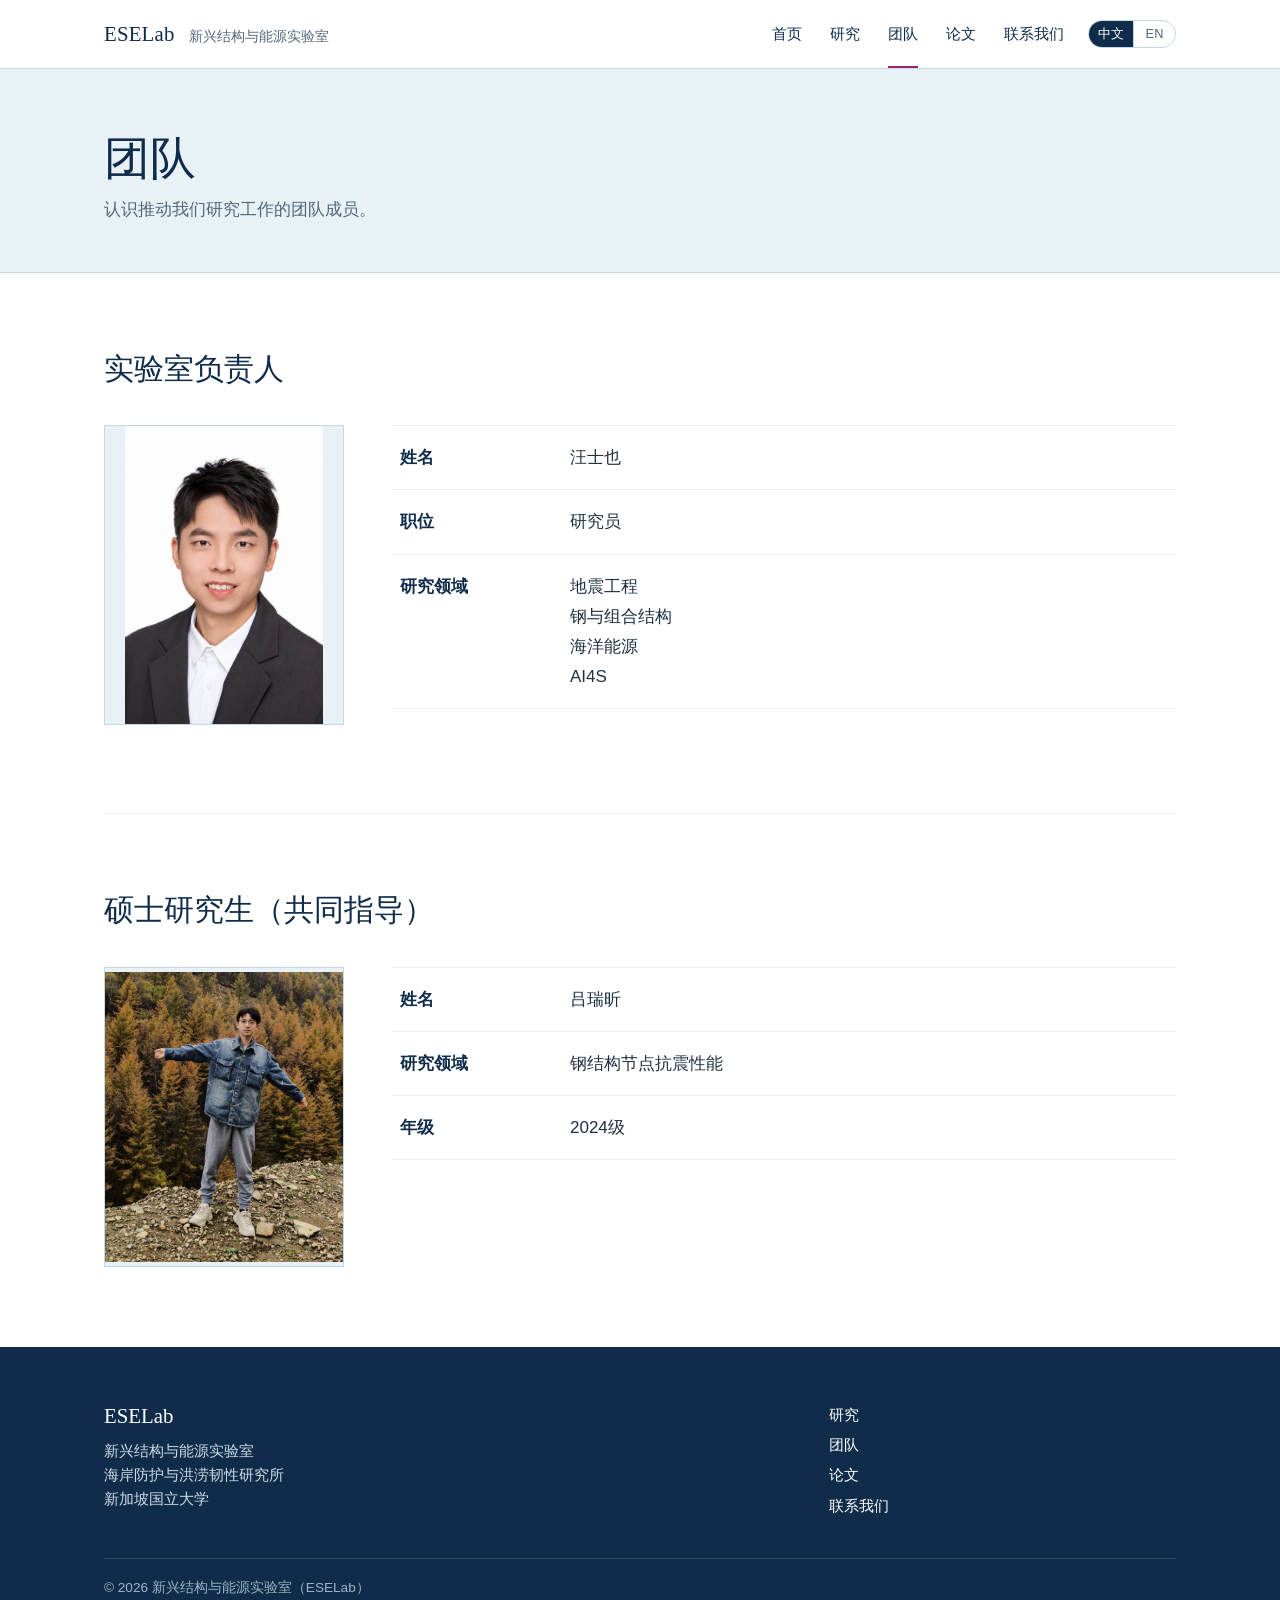
<file: people.html>
<!DOCTYPE html>
<html lang="zh-CN">
<head>
  <meta charset="utf-8">
  <meta name="viewport" content="width=device-width, initial-scale=1">
  <title>People | ESELab</title>
  <meta name="description" content="Meet ESELab group leader Shiye Wang and the laboratory members working on earthquake engineering, steel structures, ocean energy, and AI for science.">
  <meta name="robots" content="index, follow, max-image-preview:large">
  <link rel="canonical" href="https://eselab-team.github.io/people.html">
  <meta property="og:type" content="profile">
  <meta property="og:site_name" content="ESELab">
  <meta property="og:title" content="People | ESELab">
  <meta property="og:description" content="Meet ESELab group leader Shiye Wang and the laboratory members.">
  <meta property="og:url" content="https://eselab-team.github.io/people.html">
  <meta property="og:image" content="https://eselab-team.github.io/images/shiye-wang-portrait.png">
  <meta name="twitter:card" content="summary_large_image">
  <link rel="icon" href="images/favicon.svg" type="image/svg+xml">
  <link rel="stylesheet" href="style.css?v=20261010-3">
  <script type="application/ld+json">
  {
    "@context": "https://schema.org",
    "@type": "ProfilePage",
    "url": "https://eselab-team.github.io/people.html",
    "mainEntity": {
      "@type": "Person",
      "@id": "https://eselab-team.github.io/people.html#shiye-wang",
      "name": "Shiye Wang",
      "alternateName": "汪士也",
      "jobTitle": "Research Fellow and Group Leader",
      "image": "https://eselab-team.github.io/images/shiye-wang-portrait.png",
      "worksFor": {
        "@type": "CollegeOrUniversity",
        "name": "National University of Singapore",
        "url": "https://www.nus.edu.sg/"
      },
      "memberOf": {
        "@type": "ResearchOrganization",
        "@id": "https://eselab-team.github.io/#organization",
        "name": "Emerging Structures and Energy Laboratory"
      },
      "knowsAbout": [
        "Earthquake Engineering",
        "Steel and Composite Structures",
        "Ocean Energy",
        "Artificial Intelligence for Science"
      ]
    }
  }
  </script>
</head>
<body>
<a class="skip" href="#main">Skip to content</a>

<header class="site-header">
  <div class="wrap">
    <a class="brand" href="index.html"><span class="brand-short">ESELab</span><span class="brand-full">Emerging Structures and Energy Laboratory</span></a>
    <button class="nav-toggle" aria-expanded="false" aria-controls="site-nav">Menu</button>
    <nav id="site-nav" class="nav" aria-label="Main">
      <a href="index.html">Home</a>
      <a href="research.html">Research</a>
      <a href="people.html" aria-current="page">People</a>
      <a href="papers.html">Papers</a>
      <a href="contact.html">Contact</a>
    </nav>
  </div>
</header>

<main id="main">
  <section class="page-head">
    <div class="wrap">
      <h1>People</h1>
      <p>The people behind our research.</p>
    </div>
  </section>

  <section class="section people-directory">
    <div class="wrap">
      <section class="people-group" aria-labelledby="group-leader-heading">
        <h2 id="group-leader-heading">Group Leader</h2>
        <article class="person-record">
          <img class="person-photo" src="images/shiye-wang-portrait.png" alt="Portrait of Shiye Wang">
          <dl class="person-details">
            <div class="person-detail">
              <dt>Name</dt>
              <dd>Shiye Wang</dd>
            </div>
            <div class="person-detail">
              <dt>Position</dt>
              <dd>Research Fellow</dd>
            </div>
            <div class="person-detail">
              <dt>Research Area</dt>
              <dd>
                <ul class="research-list">
                  <li>Earthquake Engineering</li>
                  <li>Steel &amp; Composite Structures</li>
                  <li>Ocean Energy</li>
                  <li>AI4S</li>
                </ul>
              </dd>
            </div>
          </dl>
        </article>
      </section>

      <section class="people-group" aria-labelledby="masters-heading">
        <h2 id="masters-heading">Master's Students (Co-supervised)</h2>
        <article class="person-record">
          <img class="person-photo" src="images/member-lu-ruixin.png" alt="Portrait of Ruixin Lü">
          <dl class="person-details">
            <div class="person-detail">
              <dt>Name</dt>
              <dd>Ruixin Lü</dd>
            </div>
            <div class="person-detail">
              <dt>Research Area</dt>
              <dd>Seismic performance of steel structural joints</dd>
            </div>
            <div class="person-detail">
              <dt>Year</dt>
              <dd>Class of 2024</dd>
            </div>
          </dl>
        </article>
      </section>
    </div>
  </section>
</main>

<footer class="site-footer">
  <div class="wrap footer-grid">
    <div>
      <a class="brand" href="index.html">ESELab</a>
      <p>Emerging Structures and Energy Laboratory<br>Coastal Protection and Flood Resilience Institute<br>National University of Singapore</p>
    </div>
    <nav class="footer-nav" aria-label="Footer">
      <a href="research.html">Research</a>
      <a href="people.html">People</a>
      <a href="papers.html">Papers</a>
      <a href="contact.html">Contact</a>
    </nav>
  </div>
  <div class="wrap"><p class="copyright">© 2026 Emerging Structures and Energy Laboratory (ESELab)</p></div>
</footer>

<script src="script.js?v=20261010-2"></script>
</body>
</html>
</file>
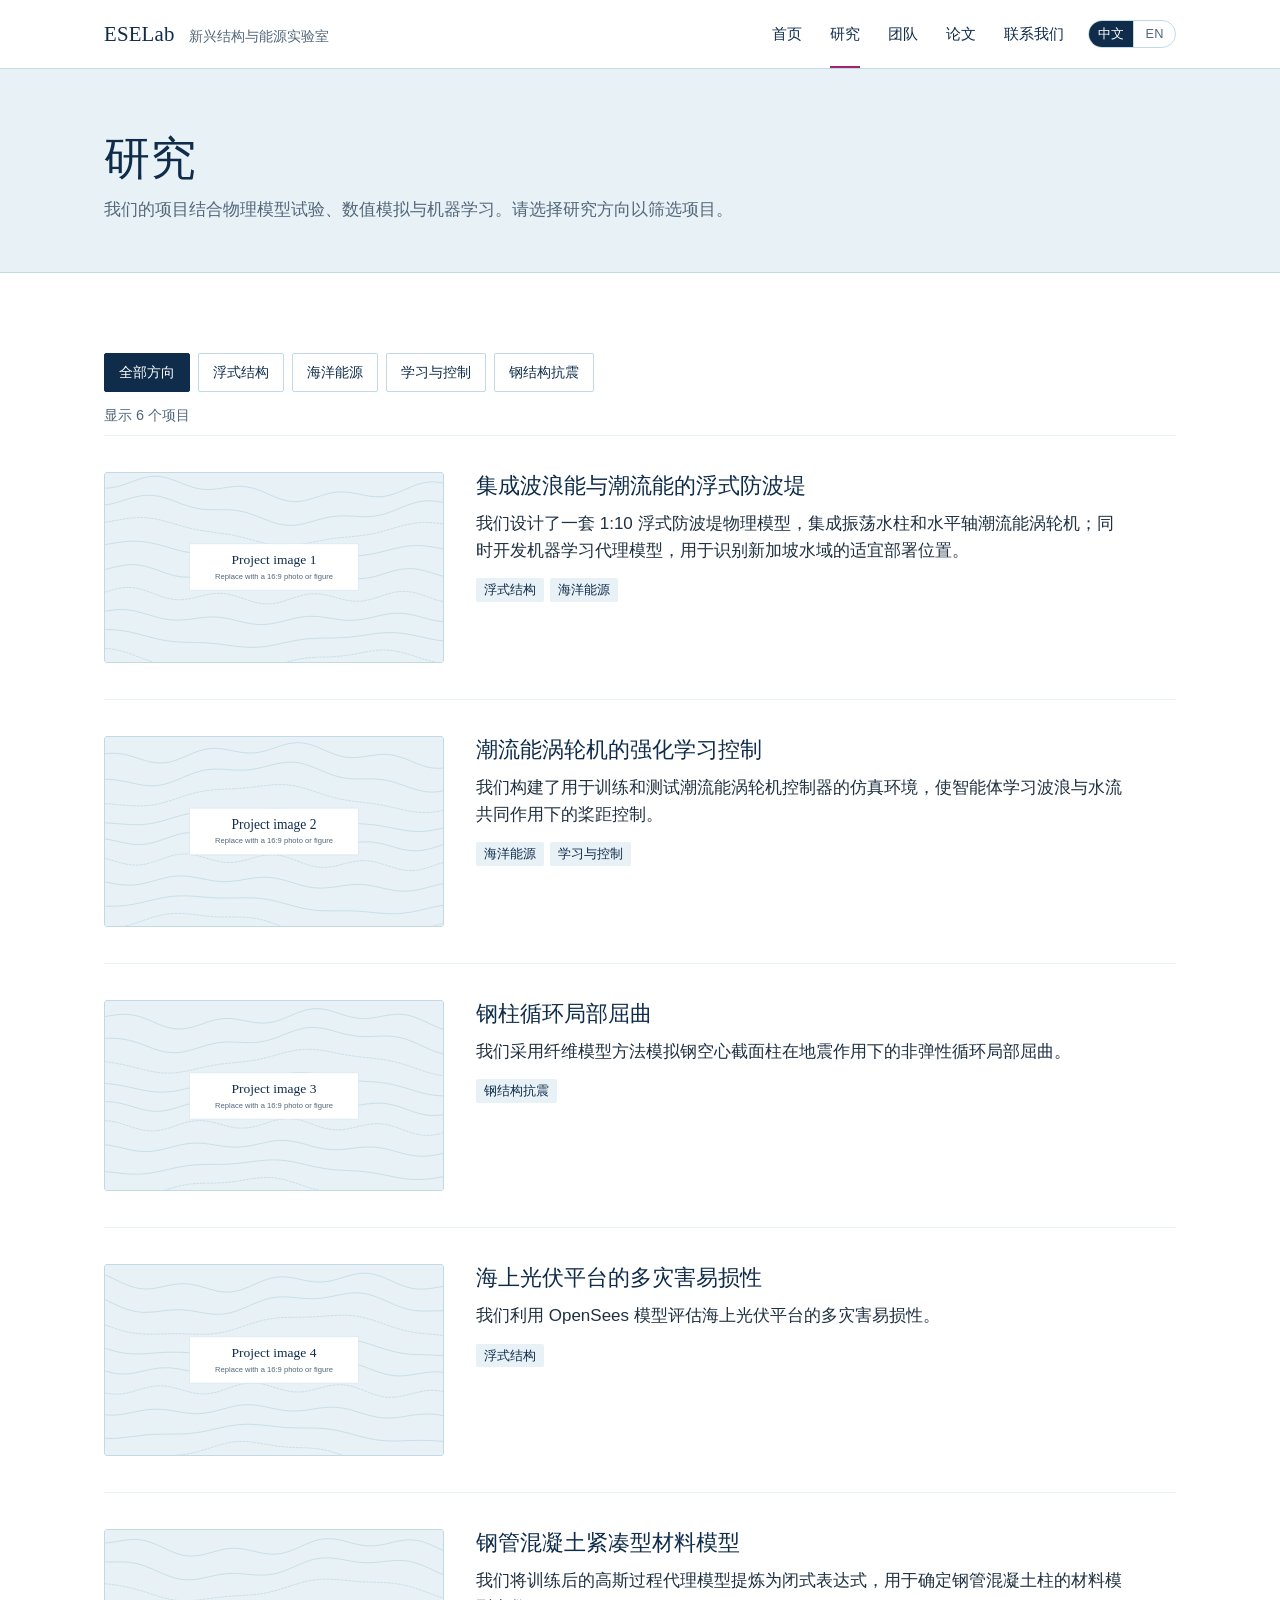
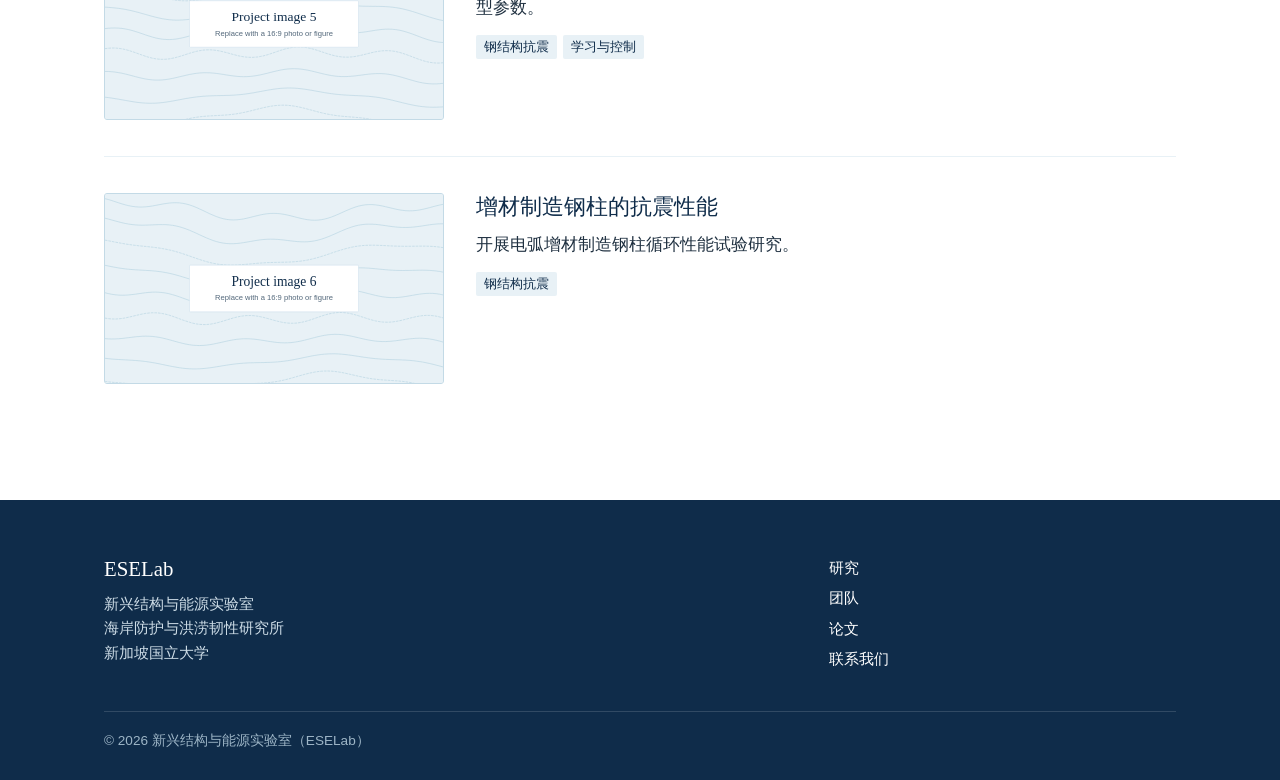
<file: research.html>
<!DOCTYPE html>
<html lang="zh-CN">
<head>
  <meta charset="utf-8">
  <meta name="viewport" content="width=device-width, initial-scale=1">
  <title>Research | ESELab</title>
  <meta name="description" content="Explore ESELab research in earthquake engineering, steel and composite structures, floating structures, ocean energy systems, numerical simulation, and AI for science.">
  <meta name="robots" content="index, follow, max-image-preview:large">
  <link rel="canonical" href="https://eselab-team.github.io/research.html">
  <meta property="og:type" content="website">
  <meta property="og:site_name" content="ESELab">
  <meta property="og:title" content="Research | ESELab">
  <meta property="og:description" content="Research in earthquake engineering, steel and composite structures, floating structures, ocean energy, numerical simulation, and AI for science.">
  <meta property="og:url" content="https://eselab-team.github.io/research.html">
  <meta property="og:image" content="https://eselab-team.github.io/images/hero.jpg">
  <meta name="twitter:card" content="summary_large_image">
  <link rel="icon" href="images/favicon.svg" type="image/svg+xml">
  <link rel="stylesheet" href="style.css?v=20261010-3">
</head>
<body>
<a class="skip" href="#main">Skip to content</a>

<header class="site-header">
  <div class="wrap">
    <a class="brand" href="index.html"><span class="brand-short">ESELab</span><span class="brand-full">Emerging Structures and Energy Laboratory</span></a>
    <button class="nav-toggle" aria-expanded="false" aria-controls="site-nav">Menu</button>
    <nav id="site-nav" class="nav" aria-label="Main">
      <a href="index.html">Home</a>
      <a href="research.html" aria-current="page">Research</a>
      <a href="people.html">People</a>
      <a href="papers.html">Papers</a>
      <a href="contact.html">Contact</a>
    </nav>
  </div>
</header>

<main id="main">
  <section class="page-head">
    <div class="wrap">
      <h1>Research</h1>
      <p>Our projects combine physical model tests, numerical simulation, and machine learning. Choose an area to filter the list.</p>
    </div>
  </section>

  <section class="section">
    <div class="wrap">

      <!-- 筛选按钮。data-filter 的值要和下面每个项目 data-tags 里的词对应 -->
      <div class="filters" role="group" aria-label="Filter by research area">
        <button data-filter="all" aria-pressed="true">All areas</button>
        <button data-filter="floating" aria-pressed="false">Floating structures</button>
        <button data-filter="energy" aria-pressed="false">Ocean energy</button>
        <button data-filter="learning" aria-pressed="false">Learning and control</button>
        <button data-filter="seismic" aria-pressed="false">Seismic steel structures</button>
      </div>
      <p class="count" aria-live="polite"></p>

      <!--
        每个项目是一个 <article> 块。新增项目：复制一整块 <article>...</article>。
        data-tags 可以填：floating energy learning seismic（可填多个，用空格隔开）
        id 是项目的"锚点"，首页卡片通过 research.html#id 跳到这里
        图片：把 16:9 的图放进 images 文件夹，再把 src 改成对应文件名
      -->

      <article class="project-row" id="fb-energy" data-tags="floating energy">
        <div class="thumb"><img src="images/project-1.svg" alt="Floating breakwater model with wave and tidal energy devices"></div>
        <div>
          <h3>Floating breakwater with integrated wave and tidal energy</h3>
          <p>We designed a 1:10 physical model of a floating breakwater that carries an oscillating water column and a horizontal axis tidal turbine. We are also developing a machine learning surrogate to identify suitable sites in Singapore waters.</p>
          <ul class="tags"><li>Floating structures</li><li>Ocean energy</li></ul>
          <!-- 有论文或代码链接时，删掉下面这行两端的注释符号并填入网址
          <div class="links"><a href="#">Paper</a><a href="#">Code</a></div> -->
        </div>
      </article>

      <article class="project-row" id="turbine-rl" data-tags="energy learning">
        <div class="thumb"><img src="images/project-2.svg" alt="Tidal turbine control simulation"></div>
        <div>
          <h3>Reinforcement learning control of tidal turbines</h3>
          <p>We built a simulation environment for training and testing tidal turbine controllers. Agents learn pitch control under combined wave and current loading.</p>
          <ul class="tags"><li>Ocean energy</li><li>Learning and control</li></ul>
        </div>
      </article>

      <article class="project-row" id="hss-buckling" data-tags="seismic">
        <div class="thumb"><img src="images/project-3.svg" alt="Local buckling of a steel column"></div>
        <div>
          <h3>Cyclic local buckling of steel columns</h3>
          <p>We simulate inelastic cyclic local buckling in steel hollow section columns under earthquake loading with a fiber based approach.</p>
          <ul class="tags"><li>Seismic steel structures</li></ul>
        </div>
      </article>

      <article class="project-row" id="pv-fragility" data-tags="floating">
        <div class="thumb"><img src="images/project-4.svg" alt="Offshore photovoltaic platform"></div>
        <div>
          <h3>Multihazard fragility of offshore photovoltaic platforms</h3>
          <p>We assess the multihazard fragility of offshore photovoltaic platforms with OpenSees models.</p>
          <ul class="tags"><li>Floating structures</li></ul>
        </div>
      </article>

      <article class="project-row" id="cfst-formula" data-tags="seismic learning">
        <div class="thumb"><img src="images/project-5.svg" alt="Concrete filled steel tube column model"></div>
        <div>
          <h3>Compact material models for concrete filled steel tubes</h3>
          <p>We distil a trained Gaussian process surrogate into closed form expressions that give material model parameters for concrete filled steel tube columns.</p>
          <ul class="tags"><li>Seismic steel structures</li><li>Learning and control</li></ul>
        </div>
      </article>

      <article class="project-row" id="waam-columns" data-tags="seismic">
        <div class="thumb"><img src="images/project-6.svg" alt="Wire arc additively manufactured steel column"></div>
        <div>
          <h3>Seismic behavior of additively manufactured steel columns</h3>
          <p>A test program on the cyclic behavior of steel columns produced by wire arc additive manufacturing.</p>
          <ul class="tags"><li>Seismic steel structures</li></ul>
        </div>
      </article>

    </div>
  </section>
</main>

<footer class="site-footer">
  <div class="wrap footer-grid">
    <div>
      <a class="brand" href="index.html">ESELab</a>
      <p>Emerging Structures and Energy Laboratory<br>Coastal Protection and Flood Resilience Institute<br>National University of Singapore</p>
    </div>
    <nav class="footer-nav" aria-label="Footer">
      <a href="research.html">Research</a>
      <a href="people.html">People</a>
      <a href="papers.html">Papers</a>
      <a href="contact.html">Contact</a>
    </nav>
  </div>
  <div class="wrap"><p class="copyright">© 2026 Emerging Structures and Energy Laboratory (ESELab)</p></div>
</footer>

<script src="script.js?v=20261010-2"></script>
</body>
</html>
</file>
<file: style.css>
/* ==========================================================
   全站样式。颜色集中在下面的 :root 里，改一处全站生效。
   ========================================================== */
:root {
  --ink: #0F2C4A;        /* 深海蓝：标题、导航、页脚背景 */
  --text: #1F3040;       /* 正文 */
  --muted: #52677A;      /* 次要文字 */
  --shallow: #E8F1F6;    /* 浅水蓝：色块背景 */
  --contour: #C3DAE6;    /* 等深线蓝：分隔线、边框 */
  --sea: #2B6A8C;        /* 链接、图标 */
  --magenta: #A3246B;    /* 海图品红：日期、当前页标记 */
  --paper: #FFFFFF;
  --serif: "Iowan Old Style", "Palatino Linotype", Palatino, "Book Antiqua", "Songti SC", "STSong", Georgia, serif;
  --sans: -apple-system, BlinkMacSystemFont, "Segoe UI", Roboto, "Helvetica Neue", Arial, "PingFang SC", "Hiragino Sans GB", "Microsoft YaHei", sans-serif;
  --wrap: 1120px;
}

*, *::before, *::after { box-sizing: border-box; }
html { -webkit-text-size-adjust: 100%; }
body { margin: 0; font-family: var(--sans); font-size: 17px; line-height: 1.6; color: var(--text); background: var(--paper); }
img { max-width: 100%; height: auto; display: block; }
a { color: var(--sea); text-underline-offset: 3px; text-decoration-thickness: 1px; }
a:hover { color: var(--magenta); }
:focus-visible { outline: 2px solid var(--magenta); outline-offset: 3px; }
[hidden] { display: none !important; }
h1, h2, h3 { font-family: var(--serif); font-weight: 400; color: var(--ink); }

.wrap { max-width: var(--wrap); margin: 0 auto; padding: 0 24px; }

.skip { position: absolute; left: -9999px; top: 8px; z-index: 100; background: var(--ink); color: #fff; padding: 8px 14px; }
.skip:focus { left: 8px; color: #fff; }

/* ---------- 顶部导航 ---------- */
.site-header { position: sticky; top: 0; z-index: 20; background: var(--paper); border-bottom: 1px solid var(--contour); }
.site-header .wrap { display: flex; align-items: center; justify-content: flex-start; gap: 24px; min-height: 68px; }
.brand { display: flex; align-items: baseline; gap: 14px; font-family: var(--serif); line-height: 1.25; color: var(--ink); text-decoration: none; }
.brand-short { font-size: 1.3rem; letter-spacing: .01em; }
.brand-full { font-family: var(--sans); font-size: .85rem; color: var(--muted); }
@media (max-width: 1040px) { .brand-full { display: none; } }
.brand:hover { color: var(--ink); }
.nav { display: flex; gap: 28px; margin-left: auto; }
.nav a { color: var(--ink); text-decoration: none; font-size: .95rem; padding: 22px 0 20px; border-bottom: 2px solid transparent; }
.nav a:hover { color: var(--magenta); }
.nav a[aria-current="page"] { border-bottom-color: var(--magenta); }
.nav-toggle { display: none; font: inherit; font-size: .9rem; color: var(--ink); background: var(--paper); border: 1px solid var(--contour); border-radius: 2px; padding: 6px 12px; cursor: pointer; }

.lang-switch { display: inline-flex; flex: 0 0 auto; overflow: hidden; border: 1px solid var(--contour); border-radius: 999px; background: var(--paper); }
.lang-switch button { min-width: 42px; border: 0; padding: 5px 9px; font: inherit; font-size: .8rem; line-height: 1.2; color: var(--muted); background: transparent; cursor: pointer; }
.lang-switch button + button { border-left: 1px solid var(--contour); }
.lang-switch button:hover { color: var(--magenta); }
.lang-switch button[aria-pressed="true"] { color: #fff; background: var(--ink); cursor: default; }

@media (max-width: 800px) {
  .site-header .wrap { gap: 10px; }
  .nav-toggle { display: block; margin-left: auto; }
  .nav { display: none; position: absolute; top: 100%; left: 0; right: 0; flex-direction: column; gap: 0; margin-left: 0; background: var(--paper); border-bottom: 1px solid var(--contour); padding: 4px 24px 12px; }
  .nav.open { display: flex; }
  .nav a { padding: 12px 0; border-bottom: 1px solid var(--shallow); }
  .nav a[aria-current="page"] { color: var(--magenta); border-bottom-color: var(--shallow); }
}

@media (max-width: 390px) {
  .lang-switch button { min-width: 36px; padding-inline: 7px; }
}

/* ---------- 首页大标题区 ---------- */
.hero { position: relative; overflow: hidden; background: var(--shallow); border-bottom: 1px solid var(--contour); }
.hero .contours { position: absolute; inset: 0; width: 100%; height: 100%; }
.hero .wrap { position: relative; padding-top: 104px; padding-bottom: 96px; }
.hero h1 { font-size: clamp(2.4rem, 5.4vw, 4.2rem); line-height: 1.06; letter-spacing: -.01em; margin: 0 0 24px; max-width: 22ch; }
.hero .lede { font-size: clamp(1.08rem, 1.6vw, 1.25rem); line-height: 1.55; max-width: 36em; margin: 0 0 20px; }
.hero .affil { margin: 0; font-size: .95rem; color: var(--muted); }

/* ---------- 通用版块 ---------- */
.section { padding: 80px 0; }
.section + .section { border-top: 1px solid var(--shallow); }
.section h2 { font-size: 1.9rem; margin: 0 0 36px; }
.section-head { display: flex; align-items: baseline; justify-content: space-between; gap: 16px; margin-bottom: 36px; }
.section-head h2 { margin: 0; }

/* ---------- 研究方向 ---------- */
.areas { display: grid; grid-template-columns: repeat(4, minmax(0, 1fr)); gap: 40px; }
.area { display: block; text-decoration: none; color: inherit; }
.area svg { width: 46px; height: 46px; fill: none; stroke: var(--sea); stroke-width: 1.6; stroke-linecap: round; stroke-linejoin: round; }
.area h3 { font-style: italic; font-size: 1.35rem; line-height: 1.25; margin: 16px 0 8px; }
.area p { margin: 0; font-size: .96rem; color: var(--muted); }
.area:hover { color: inherit; }
.area:hover h3 { color: var(--magenta); }
@media (max-width: 960px) { .areas { grid-template-columns: repeat(2, minmax(0, 1fr)); } }
@media (max-width: 560px) { .areas { grid-template-columns: 1fr; gap: 32px; } }

/* ---------- 项目卡片（首页） ---------- */
.projects { display: grid; grid-template-columns: repeat(3, minmax(0, 1fr)); gap: 44px 32px; }
.thumb img { width: 100%; aspect-ratio: 16 / 9; object-fit: cover; border: 1px solid var(--contour); border-radius: 3px; background: var(--shallow); }
.project h3 { font-size: 1.22rem; line-height: 1.3; margin: 16px 0 6px; }
.project h3 a, .project-row h3 a { color: var(--ink); text-decoration: none; }
.project h3 a:hover, .project-row h3 a:hover { color: var(--magenta); }
.project p { margin: 0 0 12px; font-size: .95rem; color: var(--muted); }
.tags { display: flex; flex-wrap: wrap; gap: 6px; list-style: none; margin: 0; padding: 0; }
.tags li { font-size: .8rem; line-height: 1.4; color: var(--ink); background: var(--shallow); border-radius: 2px; padding: 3px 8px; }
@media (max-width: 960px) { .projects { grid-template-columns: repeat(2, minmax(0, 1fr)); } }
@media (max-width: 600px) { .projects { grid-template-columns: 1fr; } }

/* ---------- 新闻 ---------- */
.news { display: grid; grid-template-columns: 220px minmax(0, 1fr); gap: 32px; }
.news h2 { margin: 0; }
.news-list { list-style: none; margin: 0; padding: 0; }
.news-list li { display: grid; grid-template-columns: 120px minmax(0, 1fr); gap: 20px; padding: 16px 0; border-top: 1px solid var(--shallow); }
.news-list li:first-child { border-top: 0; padding-top: 4px; }
.news-list time { color: var(--magenta); font-size: .92rem; white-space: nowrap; }
.news-list p { margin: 0; }
@media (max-width: 760px) {
  .news { grid-template-columns: 1fr; gap: 16px; }
  .news-list li { grid-template-columns: 1fr; gap: 2px; }
}

/* ---------- 首页实验室动态 ---------- */
.news-content-width { max-width: 820px; }
.news-intro { padding: 88px 0 62px; border-bottom: 1px solid var(--shallow); background: var(--paper); }
.eyebrow { margin: 0 0 12px; color: var(--magenta); font-size: .78rem; font-weight: 600; letter-spacing: .14em; text-transform: uppercase; }
.news-intro h1 { margin: 0; font-size: clamp(2.8rem, 7vw, 5.2rem); line-height: 1; letter-spacing: -.035em; }
.news-intro-text { max-width: 34em; margin: 24px 0 0; color: var(--muted); font-size: 1.05rem; }
.lab-news-section { background: var(--paper); }
.lab-news-layout { display: block; }
.lab-news-main { width: min(100%, 60vw); min-width: 0; margin-inline: auto; }
.lab-news-main > h2 { margin-bottom: 44px; }
.lab-news-item { width: 80%; margin-inline: auto; padding: 76px 0 84px; border-top: 1px solid var(--shallow); }
.lab-news-item:first-child { border-top: 0; }
.lab-news-section .lab-news-item { padding-top: 0; }
.lab-news-section .lab-news-item + .lab-news-item { padding-top: 76px; }
.lab-news-section .lab-news-item.news-page-first { padding-top: 0; }
.lab-news-header { margin-bottom: 30px; }
.lab-news-header time { display: block; margin-bottom: 8px; color: var(--magenta); font-size: .9rem; letter-spacing: .02em; }
.lab-news-header h2, .lab-news-header h3 { max-width: 26em; margin: 0; font-size: clamp(1.9rem, 4.2vw, 2.8rem); line-height: 1.18; letter-spacing: -.015em; }
.news-carousel { position: relative; width: 100%; max-width: none; margin: 0 0 22px; }
.news-track { display: flex; overflow-x: auto; aspect-ratio: 16 / 9; scroll-snap-type: x mandatory; scroll-behavior: smooth; border: 1px solid var(--contour); border-radius: 3px; background: var(--shallow); scrollbar-width: none; }
.news-track::-webkit-scrollbar { display: none; }
.news-track:focus-visible { outline-offset: 5px; }
.news-slide { position: relative; flex: 0 0 100%; height: 100%; min-width: 0; margin: 0; overflow: hidden; scroll-snap-align: start; background: #F3F6F8; }
.news-slide img { position: absolute; inset: 0; width: 100%; height: 100%; max-width: none; object-fit: contain; object-position: center; background: #F3F6F8; }
.carousel-button { position: absolute; top: calc(50% - 22px); z-index: 2; display: grid; width: 44px; height: 44px; padding: 0; place-items: center; border: 1px solid rgba(15, 44, 74, .1); border-radius: 50%; color: var(--ink); background: rgba(255, 255, 255, .9); box-shadow: 0 4px 18px rgba(15, 44, 74, .12); font: inherit; font-size: 2rem; line-height: 1; cursor: pointer; transform: translateY(-50%); }
.carousel-button:hover { color: var(--magenta); background: #fff; }
.carousel-button span { margin-top: -3px; }
.carousel-prev { left: 18px; }
.carousel-next { right: 18px; }
.carousel-dots { display: flex; justify-content: center; gap: 10px; margin-top: 16px; }
.carousel-dots button { width: 9px; height: 9px; padding: 0; border: 0; border-radius: 50%; background: #A9B3BA; cursor: pointer; }
.carousel-dots button:hover { background: var(--sea); }
.carousel-dots button[aria-current="true"] { background: var(--ink); }
.lab-news-copy { width: 100%; max-width: none; font-size: 1.02rem; }
.lab-news-copy p { margin: 0 0 16px; }
.lab-news-copy p:last-child { margin-bottom: 0; }
.news-pagination { display: flex; width: 80%; margin-inline: auto; align-items: center; justify-content: center; gap: 18px; padding-top: 34px; border-top: 1px solid var(--shallow); }
.news-pagination[hidden] { display: none; }
.news-pagination button { min-width: 108px; padding: 10px 16px; border: 1px solid var(--contour); border-radius: 999px; color: var(--ink); background: var(--paper); font: inherit; cursor: pointer; }
.news-pagination button:hover:not(:disabled) { color: #fff; border-color: var(--ink); background: var(--ink); }
.news-pagination button:disabled { opacity: .38; cursor: default; }
.news-pagination span { min-width: 92px; color: var(--muted); font-size: .9rem; text-align: center; }

@media (max-width: 900px) {
  .lab-news-main { width: 100%; }
  .lab-news-item, .news-pagination { width: 100%; }
  .news-carousel { width: 100%; }
}

@media (max-width: 640px) {
  .news-intro { padding: 58px 0 42px; }
  .news-intro h1 { font-size: 3rem; }
  .lab-news-item { padding: 54px 0 62px; }
  .lab-news-section .lab-news-item + .lab-news-item { padding-top: 54px; }
  .lab-news-section .lab-news-item.news-page-first { padding-top: 0; }
  .lab-news-header { margin-bottom: 22px; }
  .lab-news-header h2, .lab-news-header h3 { font-size: 1.85rem; }
  .news-carousel { margin-inline: 0; }
  .news-track { border-right: 0; border-left: 0; border-radius: 0; }
  .carousel-button { width: 38px; height: 38px; font-size: 1.7rem; }
  .carousel-prev { left: 12px; }
  .carousel-next { right: 12px; }
  .carousel-dots { margin-top: 14px; }
  .lab-news-copy { font-size: .98rem; }
  .news-pagination { gap: 10px; }
  .news-pagination button { min-width: 0; padding-inline: 13px; }
}

/* ---------- 招生横幅 ---------- */
.join { background: var(--shallow); border-top: 1px solid var(--contour); padding: 64px 0; }
.join .wrap { display: flex; align-items: center; justify-content: space-between; gap: 32px; flex-wrap: wrap; }
.join h2 { font-size: 1.9rem; margin: 0 0 8px; }
.join p { margin: 0; max-width: 40em; }
.button { display: inline-block; background: var(--ink); color: #fff; text-decoration: none; padding: 12px 22px; border-radius: 2px; font-size: .95rem; }
.button:hover { background: var(--magenta); color: #fff; }

/* ---------- 内页标题区 ---------- */
.page-head { background: var(--shallow); border-bottom: 1px solid var(--contour); padding: 64px 0 48px; }
.page-head h1 { font-size: clamp(2.1rem, 4vw, 2.9rem); line-height: 1.1; margin: 0 0 12px; }
.page-head p { margin: 0; max-width: 40em; color: var(--muted); }

/* ---------- 研究页 ---------- */
.filters { display: flex; flex-wrap: wrap; gap: 8px; margin: 0 0 12px; }
.filters button { font: inherit; font-size: .9rem; color: var(--ink); background: var(--paper); border: 1px solid var(--contour); border-radius: 2px; padding: 7px 14px; cursor: pointer; }
.filters button:hover { border-color: var(--sea); }
.filters button[aria-pressed="true"] { background: var(--ink); border-color: var(--ink); color: #fff; }
.count { margin: 0 0 8px; font-size: .9rem; color: var(--muted); }
.project-row { display: grid; grid-template-columns: minmax(0, 340px) minmax(0, 1fr); gap: 32px; padding: 36px 0; border-top: 1px solid var(--shallow); }
.project-row h3 { font-size: 1.4rem; line-height: 1.25; margin: 0 0 10px; }
.project-row p { margin: 0 0 14px; max-width: 38em; }
.links { display: flex; flex-wrap: wrap; gap: 16px; margin: 14px 0 0; font-size: .92rem; }
@media (max-width: 720px) { .project-row { grid-template-columns: 1fr; gap: 16px; } }

/* ---------- 论文页 ---------- */
.publications-wrap { max-width: 1080px; }
.publications-note { display: flex; flex-wrap: wrap; justify-content: space-between; gap: 10px 24px; margin: 0 0 42px; color: var(--muted); font-size: .88rem; }
.publications-note strong { color: var(--text); }
.publications-note sup, .pub-authors sup { color: var(--magenta); font-weight: 700; line-height: 0; }
.pub-year { padding: 0 0 58px; }
.pub-year + .pub-year { padding-top: 48px; border-top: 1px solid var(--contour); }
.pub-year h2 { margin: 0 0 28px; font-family: var(--sans); font-size: 2.1rem; font-weight: 500; color: var(--text); }
.pub-year h3 { margin: 0 0 12px; font-family: var(--sans); font-size: 1.35rem; font-weight: 700; color: var(--text); }
.pub-year .publication-type { margin-top: 32px; }
.pubs { list-style: none; margin: 0; padding: 0; }
.pubs { border: 1px solid var(--contour); }
.pubs li { padding: 22px 20px 20px; }
.pubs li + li { border-top: 1px solid var(--contour); }
.pub-title { margin: 0 0 12px; font-family: var(--sans); font-size: 1.08rem; font-weight: 700; line-height: 1.4; color: var(--text); }
.pub-authors, .pub-journal { margin: 0; color: var(--muted); font-size: .92rem; line-height: 1.55; }
.pub-authors { margin-bottom: 4px; }
.pub-authors strong { color: var(--text); font-weight: 700; }
.pub-journal em { color: var(--muted); }
@media (max-width: 640px) {
  .publications-note { display: block; margin-bottom: 32px; }
  .publications-note span { display: block; }
  .publications-note span + span { margin-top: 6px; }
  .pub-year { padding-bottom: 44px; }
  .pub-year + .pub-year { padding-top: 38px; }
  .pub-year h2 { margin-bottom: 22px; font-size: 1.8rem; }
  .pubs li { padding: 18px 16px; }
  .pub-title { font-size: 1rem; }
}

/* ---------- 成员页 ---------- */
.people-directory { padding-top: 72px; }
.people-group + .people-group { margin-top: 88px; padding-top: 72px; border-top: 1px solid var(--shallow); }
.people-group > h2 { margin: 0 0 32px; font-size: 1.9rem; }
.person-record { display: grid; grid-template-columns: 240px minmax(0, 1fr); gap: 48px; align-items: start; }
.person-photo { width: 240px; aspect-ratio: 4 / 5; object-fit: contain; object-position: center; border: 1px solid var(--contour); background: var(--shallow); }
.person-initials { display: grid; place-items: center; font-family: var(--serif); font-size: 3.4rem; color: var(--sea); }
.person-details { margin: 0; border-top: 1px solid var(--shallow); }
.person-detail { display: grid; grid-template-columns: 150px minmax(0, 1fr); gap: 20px; padding: 18px 8px; border-bottom: 1px solid var(--shallow); }
.person-detail dt { color: var(--ink); font-weight: 600; }
.person-detail dd { margin: 0; }
.research-list { list-style: none; margin: 0; padding: 0; }
.research-list li + li { margin-top: 3px; }
@media (max-width: 720px) {
  .people-directory { padding-top: 48px; }
  .people-group + .people-group { margin-top: 60px; padding-top: 52px; }
  .person-record { grid-template-columns: 1fr; gap: 24px; }
  .person-photo { width: min(100%, 320px); }
  .person-detail { grid-template-columns: 120px minmax(0, 1fr); }
}
@media (max-width: 480px) {
  .person-detail { grid-template-columns: 1fr; gap: 5px; }
}

/* ---------- 联系页 ---------- */
.contact-grid { display: grid; grid-template-columns: minmax(0, 1fr) minmax(0, 1.4fr); gap: 56px; }
.contact-grid h2 { font-size: 1.6rem; margin: 0 0 16px; }
.contact-grid h3 { font-size: 1.2rem; margin: 28px 0 6px; }
.contact-grid h3:first-of-type { margin-top: 0; }
.contact-grid p { margin: 0 0 12px; }
address { font-style: normal; line-height: 1.7; margin: 0 0 16px; }
@media (max-width: 760px) { .contact-grid { grid-template-columns: 1fr; gap: 40px; } }

/* ---------- 页脚 ---------- */
.site-footer { background: var(--ink); color: #CFDEE8; padding: 56px 0 28px; font-size: .95rem; }
.site-footer a { color: #fff; text-decoration: none; }
.site-footer a:hover { color: #fff; text-decoration: underline; }
.footer-grid { display: grid; grid-template-columns: minmax(0, 2fr) minmax(0, 1fr); gap: 32px; }
.site-footer .brand { display: block; font-size: 1.3rem; color: #fff; margin: 0 0 10px; }
.site-footer p { margin: 0; }
.footer-nav { display: flex; flex-direction: column; gap: 6px; }
.site-footer .copyright { margin-top: 40px; padding-top: 18px; border-top: 1px solid rgba(255, 255, 255, .14); font-size: .85rem; color: #9DB5C6; }
@media (max-width: 600px) { .footer-grid { grid-template-columns: 1fr; } }

/* ---------- 首页封面图 ---------- */
.hero.has-photo {
    background: #0F2C4A url("images/hero.jpg") center / cover no-repeat;
}

@media (min-width: 761px) {
    .hero.has-photo {
        display: flex;
        align-items: center;
        aspect-ratio: 1611 / 570;
    }

    .hero.has-photo .wrap {
        width: 100%;
        padding-top: 72px;
        padding-bottom: 72px;
    }
}

    .hero.has-photo::before {
        content: "";
        position: absolute;
        inset: 0;
        background: linear-gradient(90deg, rgba(15, 44, 74, .85) 0%, rgba(15, 44, 74, .55) 55%, rgba(15, 44, 74, .15) 100%);
    }

    .hero.has-photo .contours {
        display: none;
    }

    .hero.has-photo h1, .hero.has-photo .lede {
        color: #fff;
    }

    .hero.has-photo .affil {
        color: #CFDEE8;
    }

@media (max-width: 760px) {
    .hero.has-photo::before {
        background: rgba(15, 44, 74, .72);
    }
}
</file>
